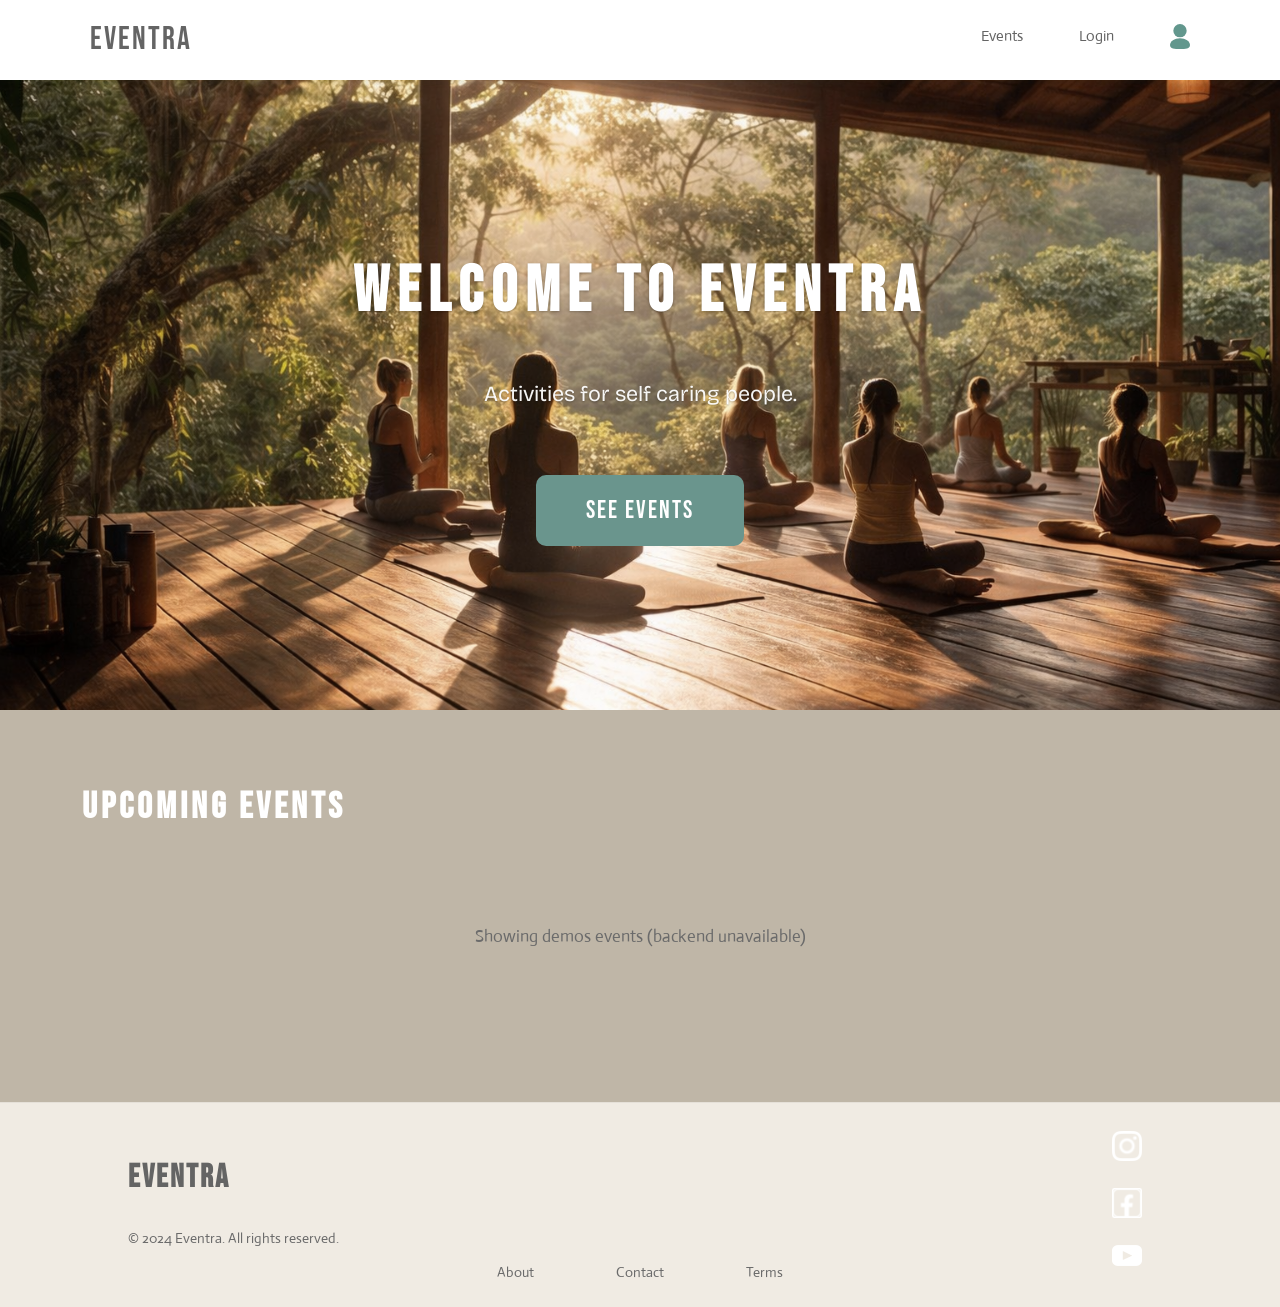
<file: index.html>
<!doctype html>
<html lang="en">
  <head>
    <meta charset="UTF-8" />
    <meta name="viewport" content="width=device-width, initial-scale=1.0" />
    <title>Eventera</title>
    <link rel="stylesheet" href="style.css" />
    <link rel="stylesheet" href="main.css" />
    <script src="loggaut.js" defer></script>
    <script type="module" src="./src/utils/auth.js" defer></script>
    <link rel="preconnect" href="https://fonts.googleapis.com" />
    <link rel="preconnect" href="https://fonts.gstatic.com" crossorigin />
    <link
      href="https://fonts.googleapis.com/css2?family=Actor&family=Bebas+Neue&family=Bricolage+Grotesque:opsz,wght@12..96,200..800&display=swap"
      rel="stylesheet"
    />
  </head>
  <body>
    <!-- HEADER -->
    <header class="site-header">
      <nav class="desktop">
        <a href="index.html" class="logo">Eventra</a>
        <ul class="nav-links">
          <li><a href="products.html">Events</a></li>
          <li><a class="loggautBtn" href="register.html">Login</a></li>
          <li>
            <a class="profilBtn"
              ><img src="images/profile.svg" alt="profile icon" width="20px"
            /></a>
          </li>
        </ul>
      </nav>
      <nav class="mobil">
        <a href="index.html" class="logo">Eventra</a>
        <div class="dropdown">
          <img src="images/meny.svg" alt="meny icon" />
          <ul class="dropdown-list">
            <li><a href="products.html">Events</a></li>
            <li><a class="loggautBtn" href="register.html">Login</a></li>
            <li><a class="profilBtn" >Profile</a></li>
          </ul>
        </div>
      </nav>
    </header>

    <!-- HERO (full width) -->
    <section class="hero">
      <h1>Welcome to Eventra</h1>
      <p>Activities for self caring people.</p>
      <button class="action-btn">See events</button>
    </section>

    <!-- MAIN CONTENT -->
    <main class="main-content">
      <h2>Upcoming events</h2>
      <div id="events"></div>
    </main>

    <!-- FOOTER -->
    <footer class="site-footer">
      <div class="footer-content">
        <h2>Eventra</h2>
        <p>&copy; 2024 Eventra. All rights reserved.</p>
        <div class="footer-links">
          <a href="about.html">About</a>
          <a href="contact.html">Contact</a>
          <a href="terms.html">Terms</a>
        </div>
        <div class="sociala">
          <a href="https://www.instagram.com/" target="_blank"
            ><img src="images/insta.svg" alt="instagram icon"
          /></a>
          <a href="https://www.facebook.com/" target="_blank"
            ><img src="images/facebook.svg" alt="facebook icon"
          /></a>
          <a href="https://www.youtube.com" target="_blank"
            ><img src="images/youtube.svg" alt="youtube icon"
          /></a>
        </div>
      </div>
    </footer>

    <!-- PAGE-SPECIFIC JAVASCRIPT -->
    <script type="module" src="./src/scripts/index.js"></script>
  </body>
</html>
</file>
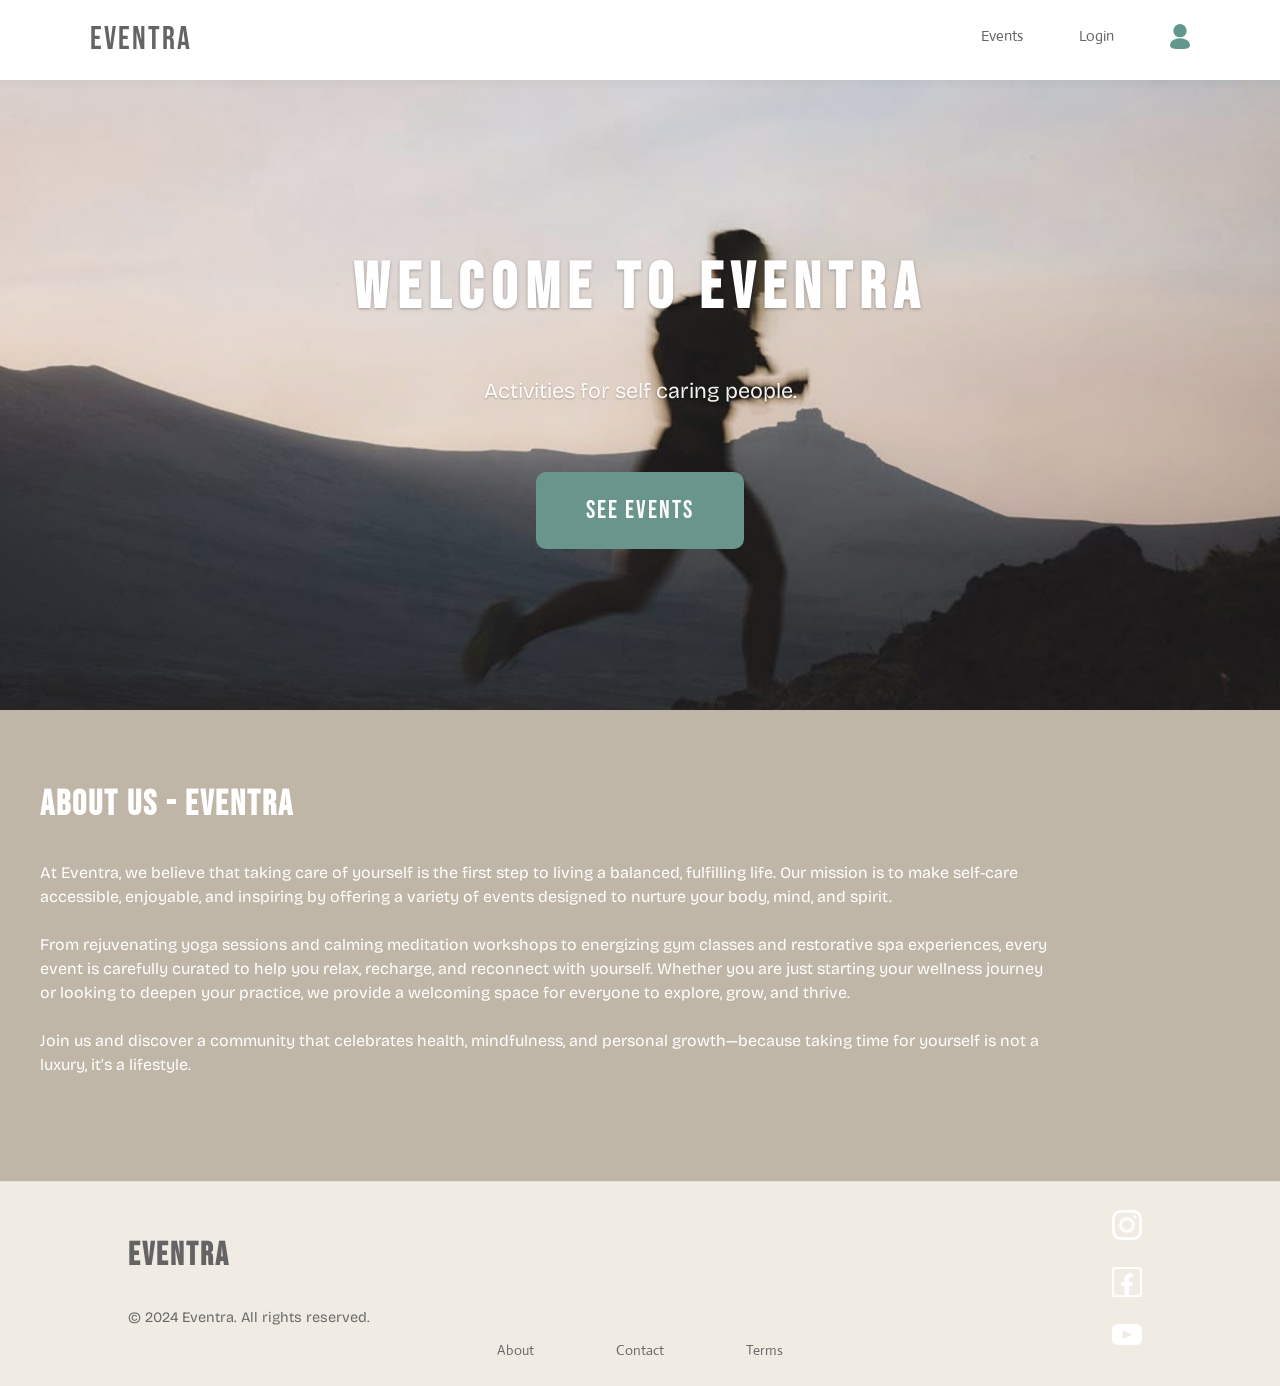
<file: about.html>
<!doctype html>
<html lang="en">
  <head>
    <meta charset="UTF-8" />
    <meta name="viewport" content="width=device-width, initial-scale=1.0" />
    <title>Eventera</title>
    <link rel="stylesheet" href="style.css" />
    <link rel="stylesheet" href="main.css" />
    <script src="loggaut.js" defer></script>
    <link rel="stylesheet" href="about.css" />
    <link rel="preconnect" href="https://fonts.googleapis.com" />
    <link rel="preconnect" href="https://fonts.gstatic.com" crossorigin />
    <link
      href="https://fonts.googleapis.com/css2?family=Actor&family=Bebas+Neue&family=Bricolage+Grotesque:opsz,wght@12..96,200..800&display=swap"
      rel="stylesheet"
    />
  </head>
  <body>
    <header class="site-header">
      <nav class="desktop">
        <a href="index.html" class="logo">Eventra</a>
        <ul class="nav-links">
          <li><a href="products.html">Events</a></li>
          <li><a class="loggautBtn" href="register.html">Login</a></li>
          <li>
            <a class="profilBtn"
              ><img src="images/profile.svg" alt="profile icon" width="20px"
            /></a>
          </li>
        </ul>
      </nav>
      <nav class="mobil">
        <a href="index.html" class="logo">Eventra</a>
        <div class="dropdown">
          <img src="images/meny.svg" alt="meny icon" />
          <ul class="dropdown-list">
            <li><a href="products.html">Events</a></li>
            <li><a class="loggautBtn" href="register.html">Login</a></li>
            <li><a class="profilBtn" >Profile</a></li>
          </ul>
        </div>
      </nav>
    </header>
    <section class="hero">
      <h1>Welcome to Eventra</h1>
      <p>Activities for self caring people.</p>
      <a href="products.html" class="action-btn">See events</a>
    </section>
    <main>
      <h2>About us - Eventra</h2>
      <p>
        At Eventra, we believe that taking care of yourself is the first step to
        living a balanced, fulfilling life. Our mission is to make self-care
        accessible, enjoyable, and inspiring by offering a variety of events
        designed to nurture your body, mind, and spirit. <br /><br />

        From rejuvenating yoga sessions and calming meditation workshops to
        energizing gym classes and restorative spa experiences, every event is
        carefully curated to help you relax, recharge, and reconnect with
        yourself. Whether you are just starting your wellness journey or looking
        to deepen your practice, we provide a welcoming space for everyone to
        explore, grow, and thrive. <br /><br />

        Join us and discover a community that celebrates health, mindfulness,
        and personal growth—because taking time for yourself is not a luxury,
        it’s a lifestyle.
      </p>
    </main>
    <footer class="site-footer">
      <div class="footer-content">
        <h2>Eventra</h2>
        <p>&copy; 2024 Eventra. All rights reserved.</p>
        <div class="footer-links">
          <a href="about.html">About</a>
          <a href="contact.html">Contact</a>
          <a href="terms.html">Terms</a>
        </div>
        <div class="sociala">
          <a href="https://www.instagram.com/" target="_blank"
            ><img src="images/insta.svg" alt="instagram icon"
          /></a>
          <a href="https://www.facebook.com/" target="_blank"
            ><img src="images/facebook.svg" alt="facebook icon"
          /></a>
          <a href="https://www.youtube.com" target="_blank"
            ><img src="images/youtube.svg" alt="youtube icon"
          /></a>
        </div>
      </div>
    </footer>
  </body>
</html>
</file>
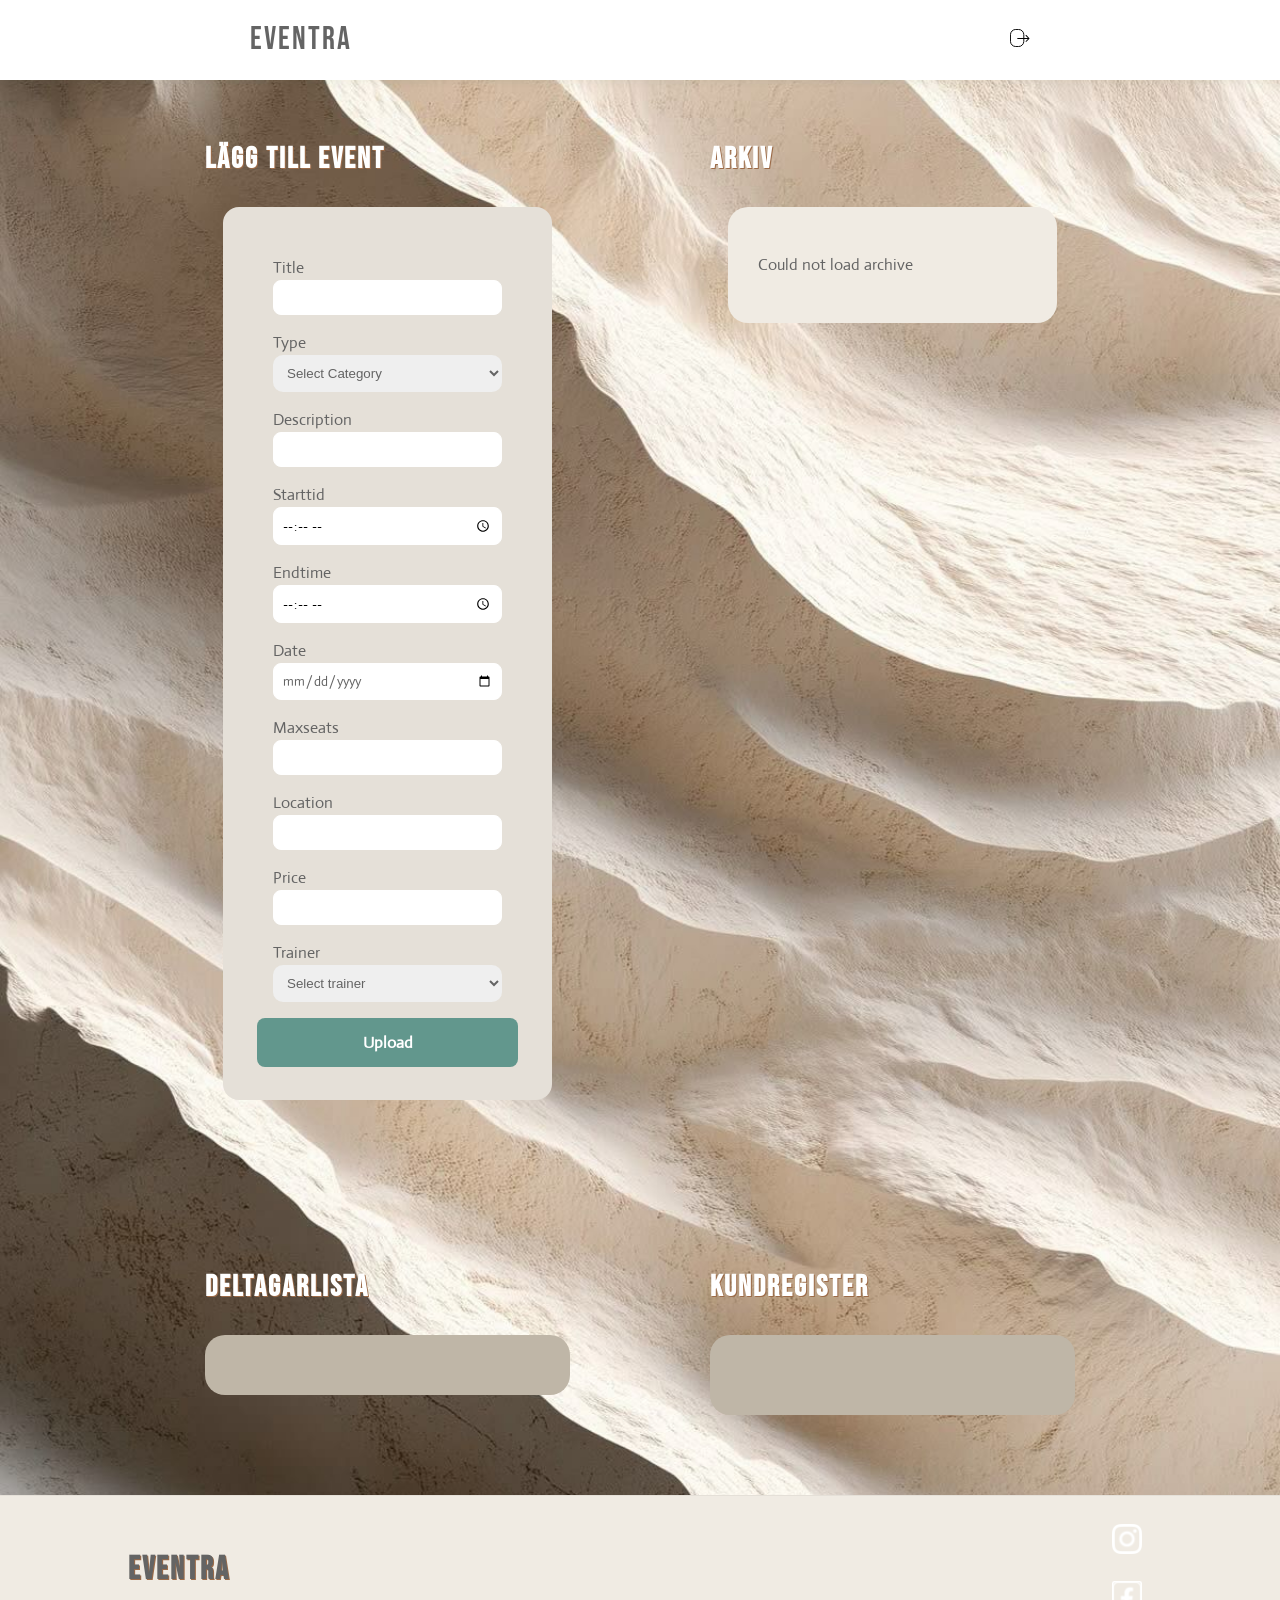
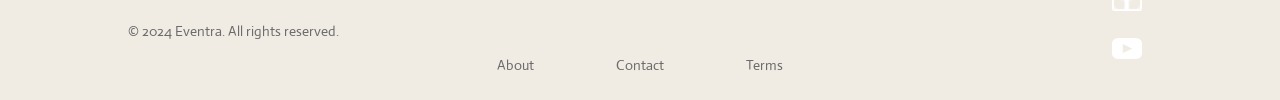
<file: admin.html>
<!doctype html>
<html lang="en">
  <head>
    <meta charset="UTF-8" />
    <meta name="viewport" content="width=device-width, initial-scale=1.0" />
    <title>Eventera</title>
    <link rel="stylesheet" href="style.css" />
    <link rel="stylesheet" href="main.css" />
    <link rel="stylesheet" href="admin.css" />
    <script type="module" src="./src/utils/auth.js" defer></script>
    <script type="module" src="./src/scripts/admin.js" defer></script>
    <link rel="preconnect" href="https://fonts.googleapis.com" />
    <link rel="preconnect" href="https://fonts.gstatic.com" crossorigin />
    <link
      href="https://fonts.googleapis.com/css2?family=Actor&family=Bebas+Neue&family=Bricolage+Grotesque:opsz,wght@12..96,200..800&display=swap"
      rel="stylesheet"
    />
  </head>
  <body>
    <!-- HEADER -->
    <header class="site-header">
      <nav class="admin">
        <a href="index.html" class="logo">Eventra</a>
        <a href="register.html"
          ><img src="images/log ut icon.svg" class="loggautBtn" alt="profile icon" width="20px"
        /></a>
      </nav>
    </header>

    <main class="admin-main">
      <div class="addEvent">
        <h2>Lägg till event</h2>
        <form class="admin-create-event">
          <div class="admin-form-row">
            <label for="title">Title</label>
            <input type="text" id="title" required />
          </div>
          <div class="admin-form-row">
            <label for="type">Type</label>
            <select id="type" required>
          <option value="">Select Category</option>
          </select>
          </div>
          <div class="admin-form-row">
            <label for="description">Description</label>
            <input type="text" id="description" required />
          </div>
          <div class="admin-form-row">
            <label for="starttime">Starttid</label>
            <input type="time" id="starttime" required />
          </div>
          <div class="admin-form-row">
            <label for="endtime">Endtime</label>
            <input type="time" id="endtime" required />
          </div>
          <div class="admin-form-row">
            <label for="date">Date</label>
            <input type="date" id="date" required />
          </div>
          <div class="admin-form-row">
            <label for="maxseats">Maxseats</label>
            <input type="number" id="maxseats" min="1" required />
          </div>
          <div class="admin-form-row">
            <label for="location">Location</label>
            <input type="text" id="location" required />
          </div>
          <div class="admin-form-row">
            <label for="price">Price</label>
            <input type="number" id="price" min="0" step="0.01" required />
          </div>
          <div class="admin-form-row">
            <label for="trainer">Trainer</label>
            <select id="trainer" required>
          <option value="">Select trainer</option>
          </select>
          </div>
          <button type="submit">Upload</button>
        </form>
      </div>

      <div class="archive">
        <h2>Arkiv</h2>
        <div class="archive-wrap"></div>
      </div>
      <div class="participants">
        <h2>Deltagarlista</h2>
        <div class="participants-wrap"></div>
      </div>

      <div class="customer-registry">
        <h2>Kundregister</h2>
        <div class="customer-registry-wrap"></div>
      </div>

    </main>

    <!-- FOOTER -->
    <footer class="site-footer">
      <div class="footer-content">
        <h2>Eventra</h2>
        <p>&copy; 2024 Eventra. All rights reserved.</p>
        <div class="footer-links">
          <a href="about.html">About</a>
          <a href="contact.html">Contact</a>
          <a href="terms.html">Terms</a>
        </div>
        <div class="sociala">
          <a href="https://www.instagram.com/" target="_blank"
            ><img src="images/insta.svg" alt="instagram icon"
          /></a>
          <a href="https://www.facebook.com/" target="_blank"
            ><img src="images/facebook.svg" alt="facebook icon"
          /></a>
          <a href="https://www.youtube.com" target="_blank"
            ><img src="images/youtube.svg" alt="youtube icon"
          /></a>
        </div>
      </div>
    </footer>
  </body>
</html>
</file>
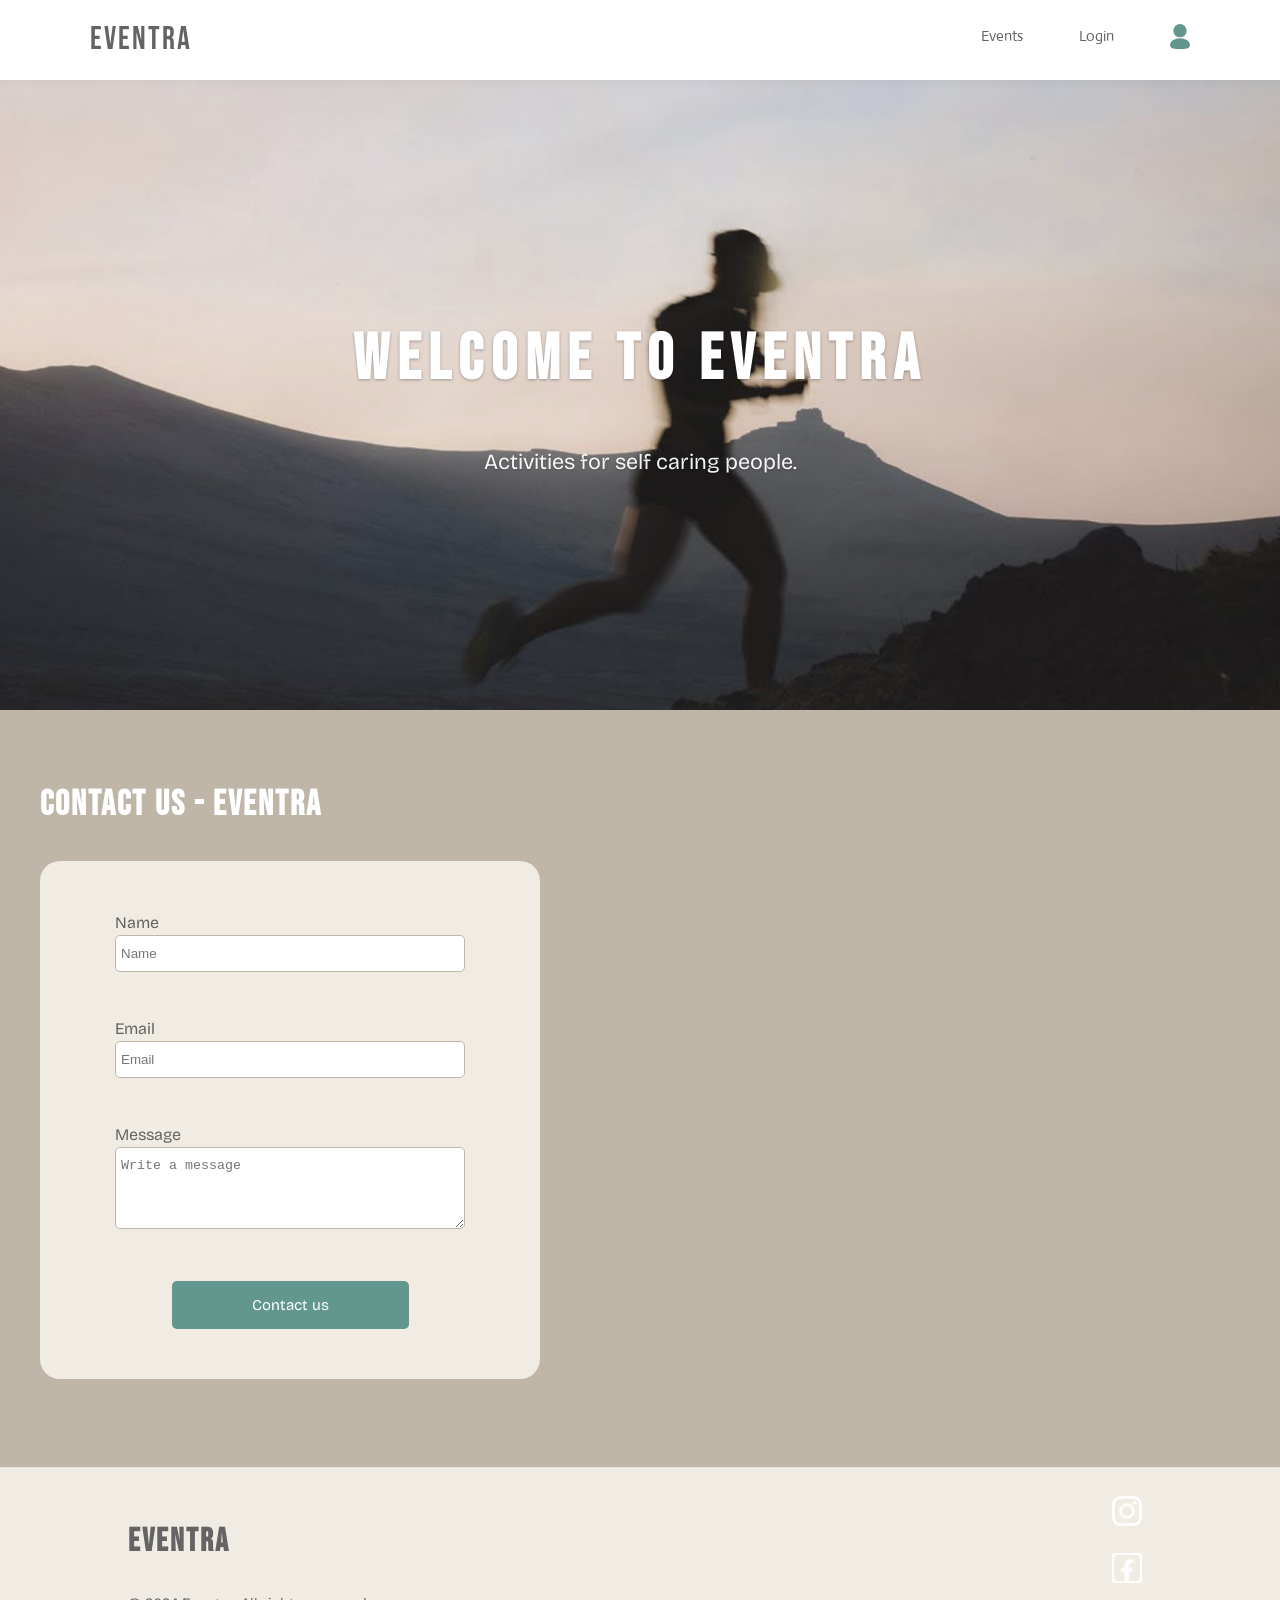
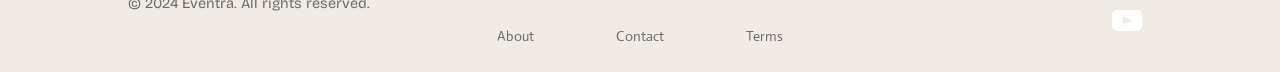
<file: contact.html>
<!doctype html>
<html lang="en">
    <head>
        <meta charset="UTF-8" />
        <meta name="viewport" content="width=device-width, initial-scale=1.0" />
        <title>Eventera</title>
        <link rel="stylesheet" href="style.css" />
        <link rel="stylesheet" href="main.css" />
        <link rel="stylesheet" href="about.css" />
        <script src="loggaut.js" defer></script>
        <script src="contact.js" defer></script>
        <link rel="preconnect" href="https://fonts.googleapis.com" />
        <link rel="preconnect" href="https://fonts.gstatic.com" crossorigin />
        <link
        href="https://fonts.googleapis.com/css2?family=Actor&family=Bebas+Neue&family=Bricolage+Grotesque:opsz,wght@12..96,200..800&display=swap"
        rel="stylesheet"
        />
    </head>
    <body>
        <header class="site-header">
        <nav class="desktop">
            <a href="index.html" class="logo">Eventra</a>
            <ul class="nav-links">
            <li><a href="products.html">Events</a></li>
            <li><a class="loggautBtn" href="register.html">Login</a></li>
            <li>
                <a class="profilBtn"
                ><img src="images/profile.svg" alt="profile icon" width="20px"
                /></a>
            </li>
            </ul>
        </nav>
        <nav class="mobil">
            <a href="index.html" class="logo">Eventra</a>
            <div class="dropdown">
            <img src="images/meny.svg" alt="meny icon" />
            <ul class="dropdown-list">
                <li><a href="products.html">Events</a></li>
                <li><a class="loggautBtn" href="register.html">Login</a></li>
                <li><a class="profilBtn" >Profile</a></li>
            </ul>
            </div>
        </nav>
        </header>
        <section class="hero">
        <h1>Welcome to Eventra</h1>
        <p>Activities for self caring people.</p>
        </section>
        <main>
            <h2>Contact us - Eventra</h2>
            <div class="contactForm">
                <label class="labeln" for="name">Name <br>
                    <input required class="nameContact" type="text" placeholder="Name">
                </label>
                <label class="labele" for="email">Email<br>
                    <input required class="emailContact" type="email" placeholder="Email">
                </label>
                <label class="labelm" for="message">Message<br>
                    <textarea required class="textarea" placeholder="Write a message" rows="4" cols="16" ></textarea>
                </label>
                <button class="submitContact">Contact us</button>
        </div>
        </main>
        <footer class="site-footer">
        <div class="footer-content">
            <h2>Eventra</h2>
            <p>&copy; 2024 Eventra. All rights reserved.</p>
            <div class="footer-links">
            <a href="about.html">About</a>
            <a href="contact.html">Contact</a>
            <a href="terms.html">Terms</a>
            </div>
            <div class="sociala">
            <a href="https://www.instagram.com/" target="_blank"
                ><img src="images/insta.svg" alt="instagram icon"
            /></a>
            <a href="https://www.facebook.com/" target="_blank"
                ><img src="images/facebook.svg" alt="facebook icon"
            /></a>
            <a href="https://www.youtube.com" target="_blank"
                ><img src="images/youtube.svg" alt="youtube icon"
            /></a>
            </div>
        </div>
        </footer>
    </body>
</html>
</file>
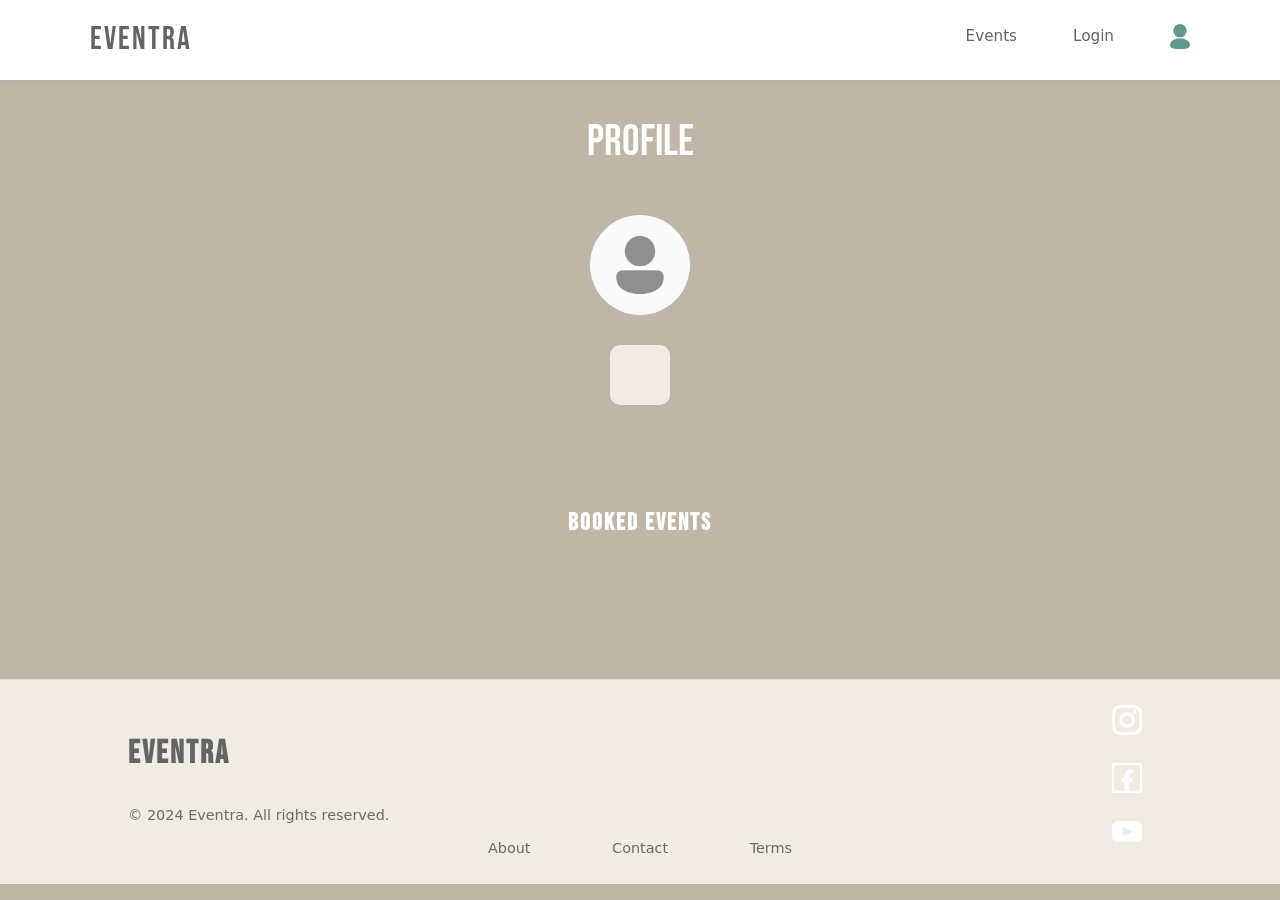
<file: customerprofile.html>
<!DOCTYPE html>
<html lang="en">
<head>
    <meta charset="UTF-8">
    <meta name="viewport" content="width=device-width, initial-scale=1.0">
    <title>Customer profile</title>
    <link rel="preconnect" href="https://fonts.googleapis.com">
    <link rel="preconnect" href="https://fonts.gstatic.com" crossorigin>
    <link href="https://fonts.googleapis.com/css2?family=Bebas+Neue&display=swap" rel="stylesheet">
    <link rel="stylesheet" href="main.css">
    <link rel="stylesheet" href="customerprofile.css">
    <script src="loggaut.js" defer></script>
    <script type="module" src="./src/scripts/index.js" defer></script>
    <script type="module" src="./src/utils/auth.js" defer></script>
    <script type="module" src="customerprofile.js" defer></script>
</head>
<body class="customer-profile-page">
    <header class="site-header">
        <nav class="desktop">
            <a href="index.html" class="logo">Eventra</a>
            <ul class="nav-links">
            <li><a href="products.html">Events</a></li>
            <li><a class="loggautBtn" href="register.html">Login</a></li>
            <li>
                <a class="profilBtn"
                ><img src="images/profile.svg" alt="profile icon" width="20px"
                /></a>
            </li>
            </ul>
        </nav>
        <nav class="mobil">
            <a href="index.html" class="logo">Eventra</a>
            <div class="dropdown">
            <img src="images/meny.svg" alt="meny icon" />
            <ul class="dropdown-list">
                <li><a href="products.html">Events</a></li>
                <li><a class="loggautBtn" href="register.html">Login</a></li>
                <li><a class="profilBtn" >Profile</a></li>
            </ul>
            </div>
        </nav>
        </header>
    <div class="container-customer-profile">
        <div class="profile-customer-profile">
            <h1 class="h1-customer-profile">PROFILE</h1>
            <img class="img-customer-profile" src="images/iconPROFILE.png" alt="icon pic">
            <div class="profile-info"></div>
        </div>
        <div class="booked-events-customer-profile">
            <h2 class="h2-customer-profile">Booked events</h2>
            <div class="booked-events-list"></div>
        </div>
    </div>
    <footer class="site-footer">
        <div class="footer-content">
            <h2>Eventra</h2>
            <p>&copy; 2024 Eventra. All rights reserved.</p>
            <div class="footer-links">
                <a href="about.html">About</a>
                <a href="contact.html">Contact</a>
                <a href="terms.html">Terms</a>
            </div>
            <div class="sociala">
                <a href="https://www.instagram.com/" target="_blank"><img src="images/insta.svg" alt="instagram icon"></a>
                <a href="https://www.facebook.com/" target="_blank"><img src="images/facebook.svg" alt="facebook icon"></a>
                <a href="https://www.youtube.com" target="_blank" ><img src="images/youtube.svg" alt="youtube icon"></a>
            </div>
        </div>
    </footer>
</body>
</html>
</file>
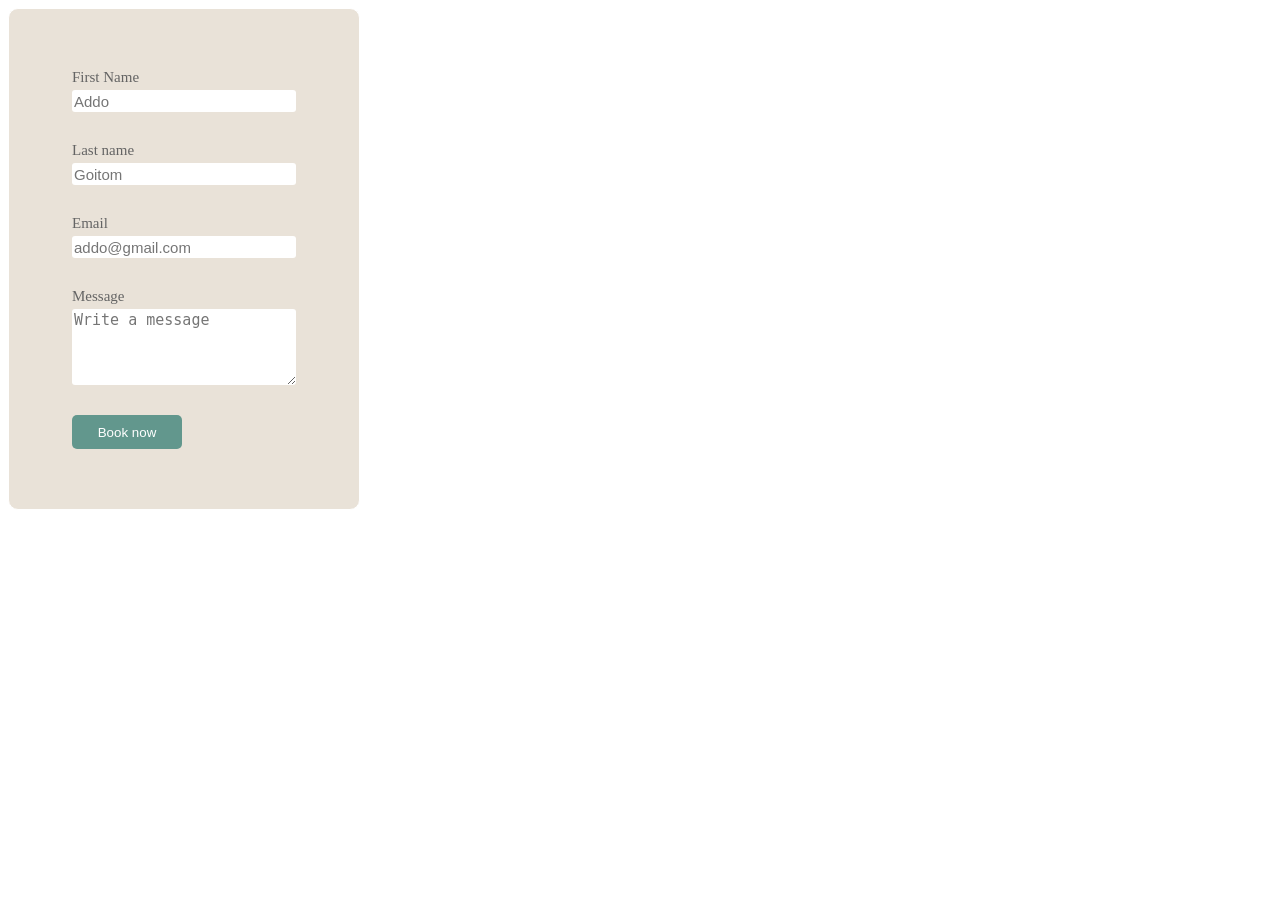
<file: form.html>
<!DOCTYPE html>
<html lang="en">
<head>
    <meta charset="UTF-8">
    <meta name="viewport" content="width=device-width, initial-scale=1.0">
    <title>Form</title>
    <link rel="stylesheet" href="form.css">
</head>
<body>
    <div class="form-container">
        <form class="form-component">
            <div class="input-component">
                <label class="label-form" for="firstname">First Name</label>
                <input class="input-form" type="text" id="firstname" placeholder="Addo"> 
            </div>
            <div class="input-component">
                <label class="label-form" for="lastname">Last name</label>
                <input class="input-form" type="text" id="lastname" placeholder="Goitom">
            </div>
            <div class="input-component">
                <label class="label-form" for="email">Email</label>
                <input class="input-form" type="text" id="email" placeholder="addo@gmail.com">
            </div>
            <div class="input-component">
                <label class="label-form" for="textarea">Message</label>
                <textarea class="textarea-form" name="textarea" id="textarea" placeholder="Write a message" rows="4" cols="16"></textarea>
            </div>
            <div class="button-component">
                <button class="button-form">Book now</button>
            </div>
        </form>
    </div>
</body>
</html>
</file>
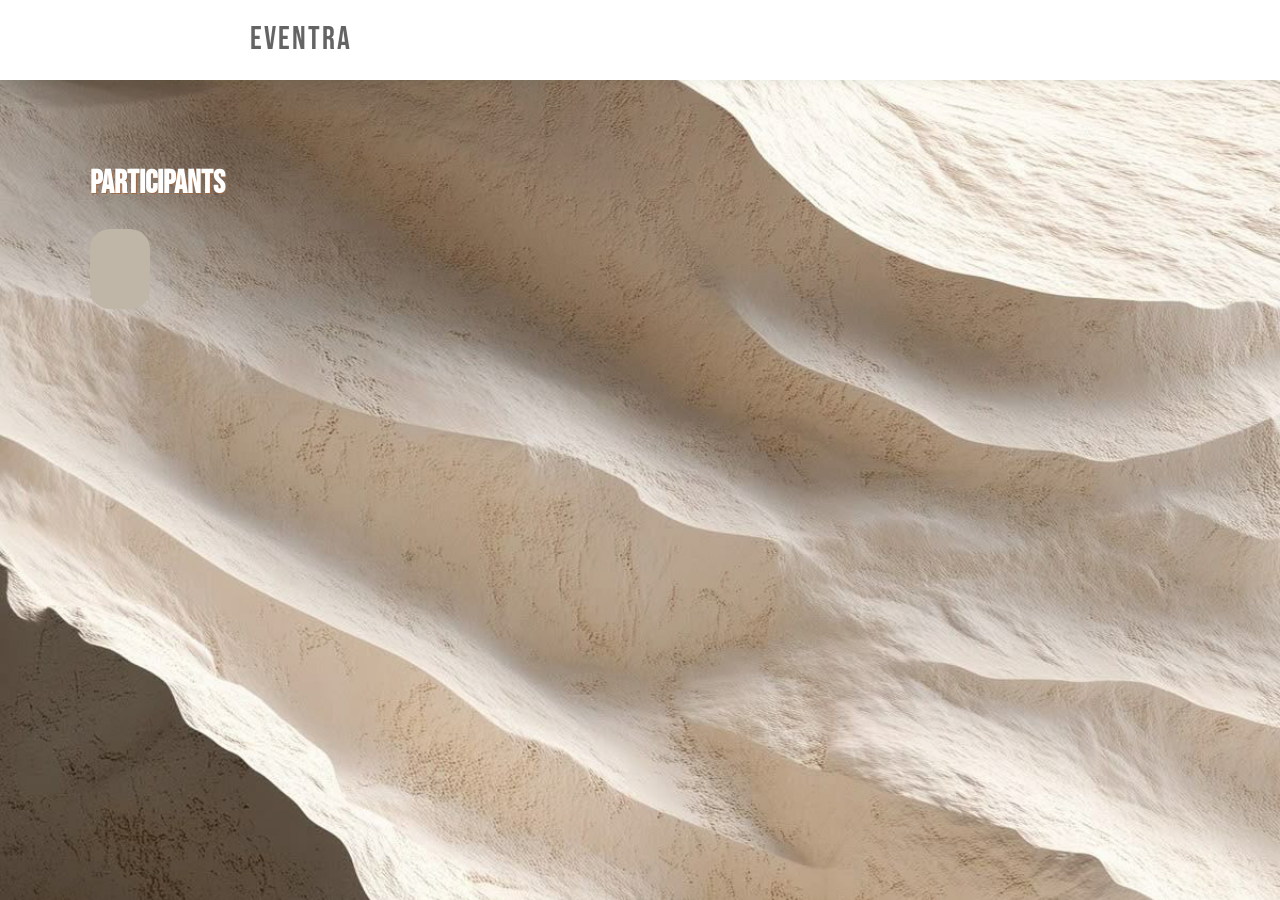
<file: participants.html>
<!doctype html>
<html lang="en">
  <head>
    <meta charset="UTF-8" />
    <meta name="viewport" content="width=device-width, initial-scale=1.0" />
    <title>Eventera</title>
    <link rel="stylesheet" href="style.css" />
    <link rel="stylesheet" href="main.css" />
    <link rel="stylesheet" href="admin.css" />
    <link rel="stylesheet" href="participants.css" />
    <script type="module" src="./src/scripts/admin.js" defer></script>
    <script type="module" src="participants.js" defer></script>
    <link rel="preconnect" href="https://fonts.googleapis.com" />
    <link rel="preconnect" href="https://fonts.gstatic.com" crossorigin />
    <link
      href="https://fonts.googleapis.com/css2?family=Actor&family=Bebas+Neue&family=Bricolage+Grotesque:opsz,wght@12..96,200..800&display=swap"
      rel="stylesheet"
    />
  </head>
  <body>
    <!-- HEADER -->
    <header class="site-header">
      <nav class="admin">
        <a href="index.html" class="logo">Eventra</a>
      </nav>
    </header>
    <main class="participantsDiv">
      <h1>Participants</h1>
      <div class="participantsLista"></div>
    </main>
  </body>
</html>
</file>
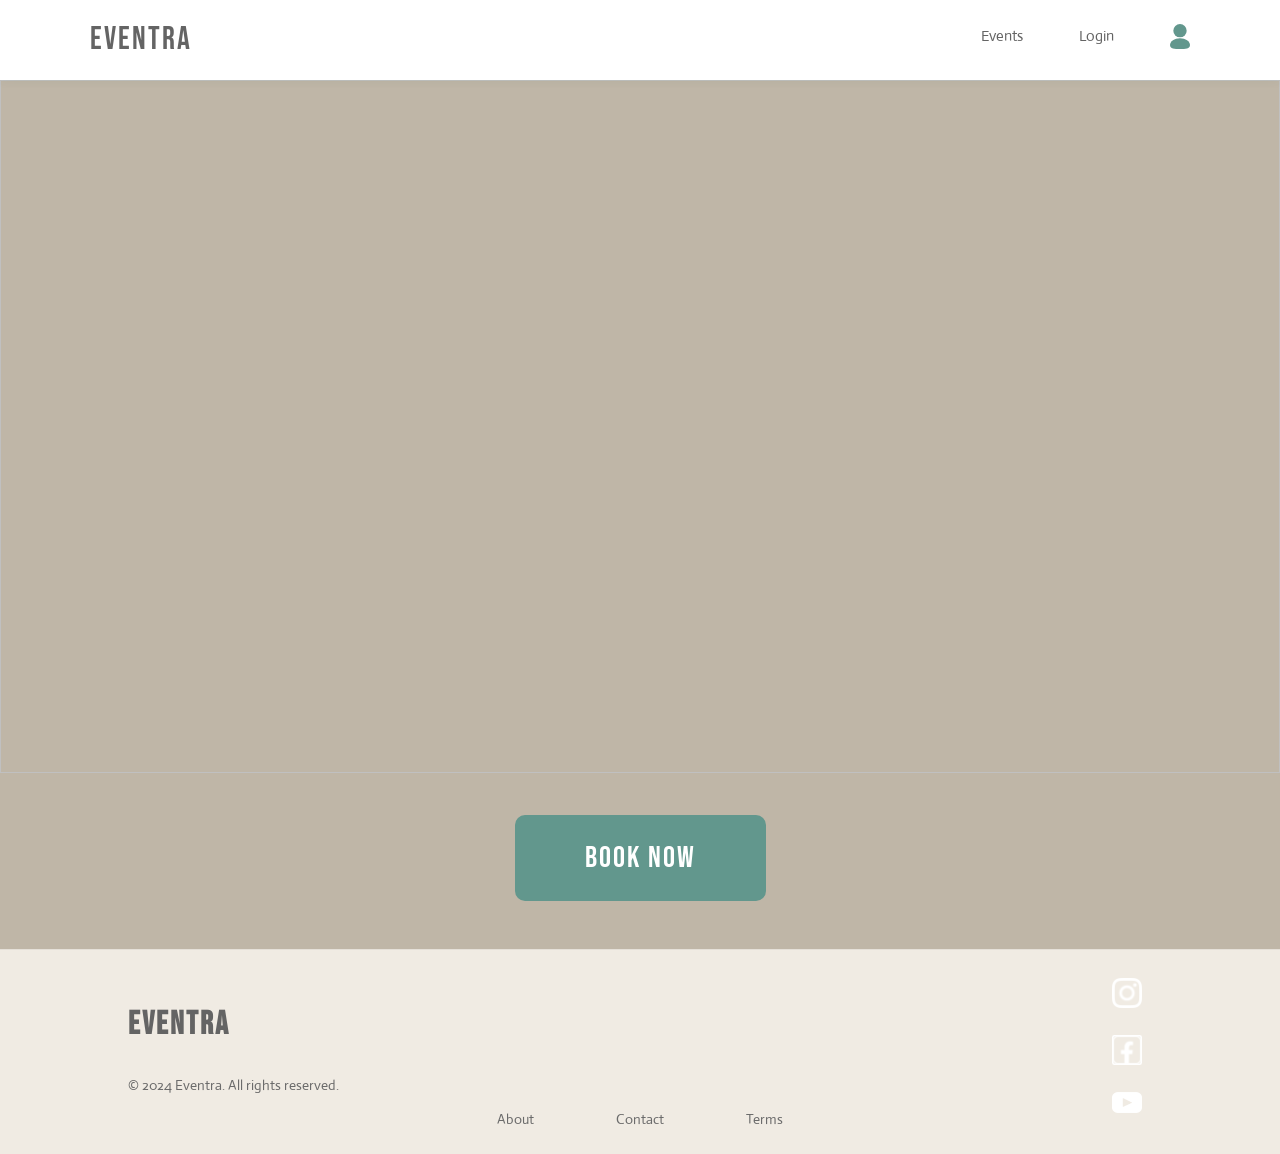
<file: product.html>
<!doctype html>
<html lang="en">
  <head>
    <meta charset="UTF-8" />
    <meta name="viewport" content="width=device-width, initial-scale=1.0" />
    <title>Eventra | event info</title>
    <link rel="stylesheet" href="style.css" />
    <link rel="stylesheet" href="main.css" />
    <link rel="stylesheet" href="products.css" />
    <link rel="stylesheet" href="product.css" />
    <link rel="stylesheet" href="form.css" />
    <script src="loggaut.js" defer></script>
    <script type="module" src="product.js" defer></script>
    <script src="./src/scripts/index.js" defer></script>
    <script type="module" src="./src/utils/auth.js" defer></script>
    <link rel="preconnect" href="https://fonts.googleapis.com" />
    <link rel="preconnect" href="https://fonts.gstatic.com" crossorigin />
    <link
      href="https://fonts.googleapis.com/css2?family=Actor&family=Bebas+Neue&family=Bricolage+Grotesque:opsz,wght@12..96,200..800&display=swap"
      rel="stylesheet"
    />
  </head>
  <body>
    <!-- HEADER -->
    <header class="site-header">
      <nav class="desktop">
        <a href="index.html" class="logo">Eventra</a>
        <ul class="nav-links">
          <li><a href="products.html">Events</a></li>
          <li><a class="loggautBtn" href="register.html">Login</a></li>
          <li>
            <a class="profilBtn"
              ><img src="images/profile.svg" alt="profile icon" width="20px"
            /></a>
          </li>
        </ul>
      </nav>
      <nav class="mobil">
        <a href="index.html" class="logo">Eventra</a>
        <div class="dropdown">
          <img src="images/meny.svg" alt="meny icon" />
          <ul class="dropdown-list">
            <li><a class="utgrått" href="products.html">Events</a></li>
            <li><a class="loggautBtn" href="register.html">Login</a></li>
            <li><a class="profilBtn" >Profile</a></li>
          </ul>
        </div>
      </nav>
    </header>

    <main>
      <img class="cover" />
      <div id="event-detail"></div>
      <div class="btnDiv">
        <button type="submit" class="bookNow forEach">Book now</button>
      </div>
      <div class="form-wrapper hidden"> 
          <div class="form-container">
              <button type="button" class="close-btn">×</button>
              <form class="form-component">
                  <div class="input-component">
                      <label class="label-form" for="firstname">First Name</label>
                      <input class="input-form" type="text" id="firstname" placeholder="Addo"/>
                  </div>
                  <div class="input-component">
                      <label class="label-form" for="lastname">Last name</label>
                      <input class="input-form" type="text" id="lastname" placeholder="Goitom"/>
                  </div>
                  <div class="input-component">
                      <label class="label-form" for="email">Email</label>
                      <input class="input-form" type="text" id="email" placeholder="addo@gmail.com"/>
                  </div>
                  <div class="input-component">
                      <label class="label-form" for="textarea">Message</label>
                      <textarea class="textarea-form" name="textarea" id="textarea" placeholder="Write a message" rows="4" cols="16"></textarea>
                  </div>
                  <div class="button-component">
                    <button class="button-form" id="sendBookingBtn" type="submit">Book now</button>
                  </div>
              </form>
          </div>
      </div>
      <!-- Confirmation box -->
        <div id="confirmationBox" class="hidden">
          <div class="confirmation-content">
            <button type="button" id="closeConfirm" class="confirmationCloseBtn">x</button>
            <p id="confirmationText"></p>          
          </div>
        </div>
    </main>

    <footer class="site-footer">
      <div class="footer-content">
        <h2>Eventra</h2>
        <p>&copy; 2024 Eventra. All rights reserved.</p>
        <div class="footer-links">
          <a href="about.html">About</a>
          <a href="contact.html">Contact</a>
          <a href="terms.html">Terms</a>
        </div>
        <div class="sociala">
          <a href="https://www.instagram.com/" target="_blank"
            ><img src="images/insta.svg" alt="instagram icon"
          /></a>
          <a href="https://www.facebook.com/" target="_blank"
            ><img src="images/facebook.svg" alt="facebook icon"
          /></a>
          <a href="https://www.youtube.com" target="_blank"
            ><img src="images/youtube.svg" alt="youtube icon"
          /></a>
        </div>
      </div>
    </footer>

    <script type="module" src="./src/scripts/index.js"></script>
  </body>
</html>
</file>
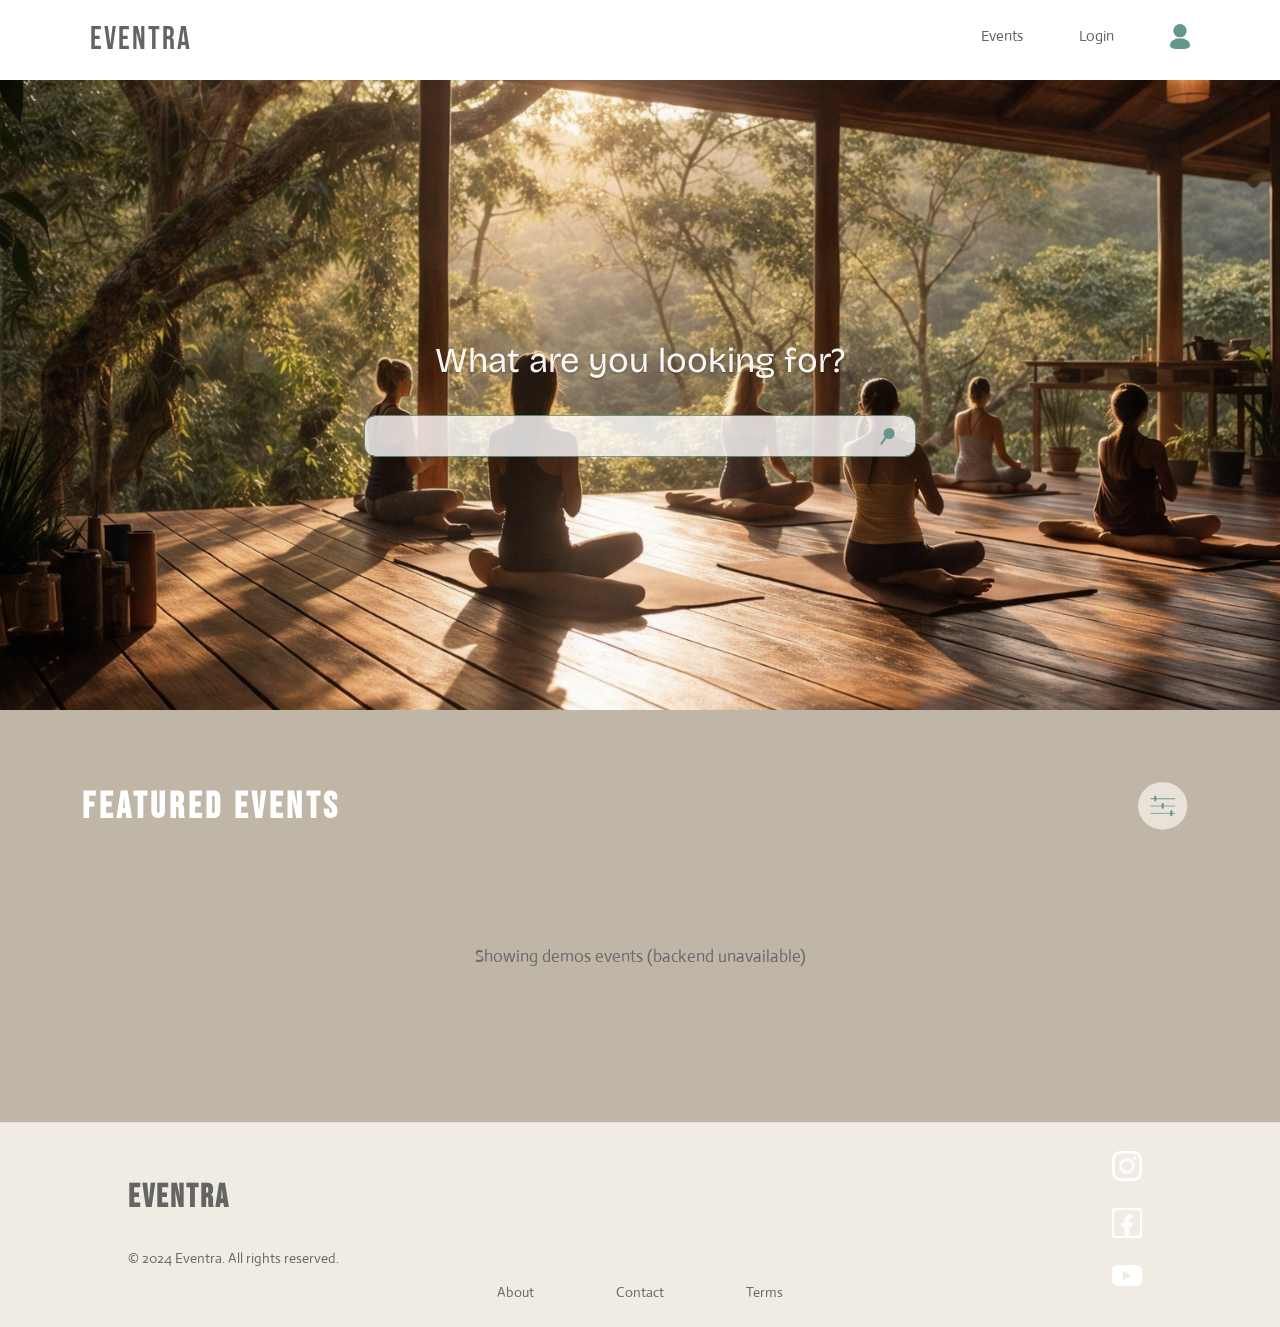
<file: products.html>
<!doctype html>
<html lang="en">
  <head>
    <meta charset="UTF-8" />
    <meta name="viewport" content="width=device-width, initial-scale=1.0" />
    <title>Eventra | events</title>
    <link rel="stylesheet" href="main.css" />
    <link rel="stylesheet" href="products.css" />
    <link rel="stylesheet" href="style.css" />
    <script src="loggaut.js" defer></script>
    <script type="module" src="products.js" defer></script>
    <link rel="preconnect" href="https://fonts.googleapis.com" />
    <link rel="preconnect" href="https://fonts.gstatic.com" crossorigin />
    <link
      href="https://fonts.googleapis.com/css2?family=Actor&family=Bebas+Neue&family=Bricolage+Grotesque:opsz,wght@12..96,200..800&display=swap"
      rel="stylesheet"
    />
  </head>
  <body>
    <!-- HEADER -->
    <header class="site-header">
      <nav class="desktop">
        <a href="index.html" class="logo">Eventra</a>
        <ul class="nav-links">
          <li><a href="products.html">Events</a></li>
          <li><a class="loggautBtn" href="register.html">Login</a></li>
          <li>
            <a class="profilBtn"
              ><img src="images/profile.svg" alt="profile icon" width="20px"
            /></a>
          </li>
        </ul>
      </nav>
      <nav class="mobil">
        <a href="index.html" class="logo">Eventra</a>
        <div class="dropdown">
          <img src="images/meny.svg" alt="meny icon" />
          <ul class="dropdown-list">
            <li><a class="utgrått" href="products.html">Events</a></li>
            <li><a class="loggautBtn" href="register.html">Login</a></li>
            <li><a class="profilBtn">Profile</a></li>
          </ul>
        </div>
      </nav>
    </header>

    <!-- MAIN CONTENT -->

    <section class="hero">
      <p>What are you looking for?</p>
      <div class="filtrera">
        <input class="search-bar" type="text" />
        <img
          class="absolute"
          src="images/search glass.svg"
          alt="search glass"
        />
      </div>
    </section>

    <main class="main-content">
      <div class="flex1">
        <h2>Featured events</h2>
        <div>
          <img class="iconFilter" src="images/filtrera.svg" alt="filter icon" />
        </div>
        <div class="filter-form desktop">
          <label for="date"
            >Date
            <input type="date" name="date" id="date" />
          </label>
          <label for="category"
            >Category
            <select name="kategory" id="category">
              <option value="all">All</option>
              <option value="gym">Gym</option>
              <option value="spa">Spa</option>
              <option value="yoga">Yoga</option>
              <option value="outdoor">Outdoor</option>
              <option value="pilates">Pilates</option>
              <option value="meditation">Meditation</option>
            </select>
          </label>
          <button class="submit">Submit</button>
        </div>
      </div>
      <div id="events"></div>
    </main>

    <!-- FOOTER -->
    <footer class="site-footer">
      <div class="footer-content">
        <h2>Eventra</h2>
        <p>&copy; 2024 Eventra. All rights reserved.</p>
        <div class="footer-links">
          <a href="about.html">About</a>
          <a href="contact.html">Contact</a>
          <a href="terms.html">Terms</a>
        </div>
        <div class="sociala">
          <a href="https://www.instagram.com/" target="_blank"
            ><img src="images/insta.svg" alt="instagram icon"
          /></a>
          <a href="https://www.facebook.com/" target="_blank"
            ><img src="images/facebook.svg" alt="facebook icon"
          /></a>
          <a href="https://www.youtube.com" target="_blank"
            ><img src="images/youtube.svg" alt="youtube icon"
          /></a>
        </div>
      </div>
    </footer>

    <script type="module" src="./src/scripts/index.js"></script>
  </body>
</html>
</file>
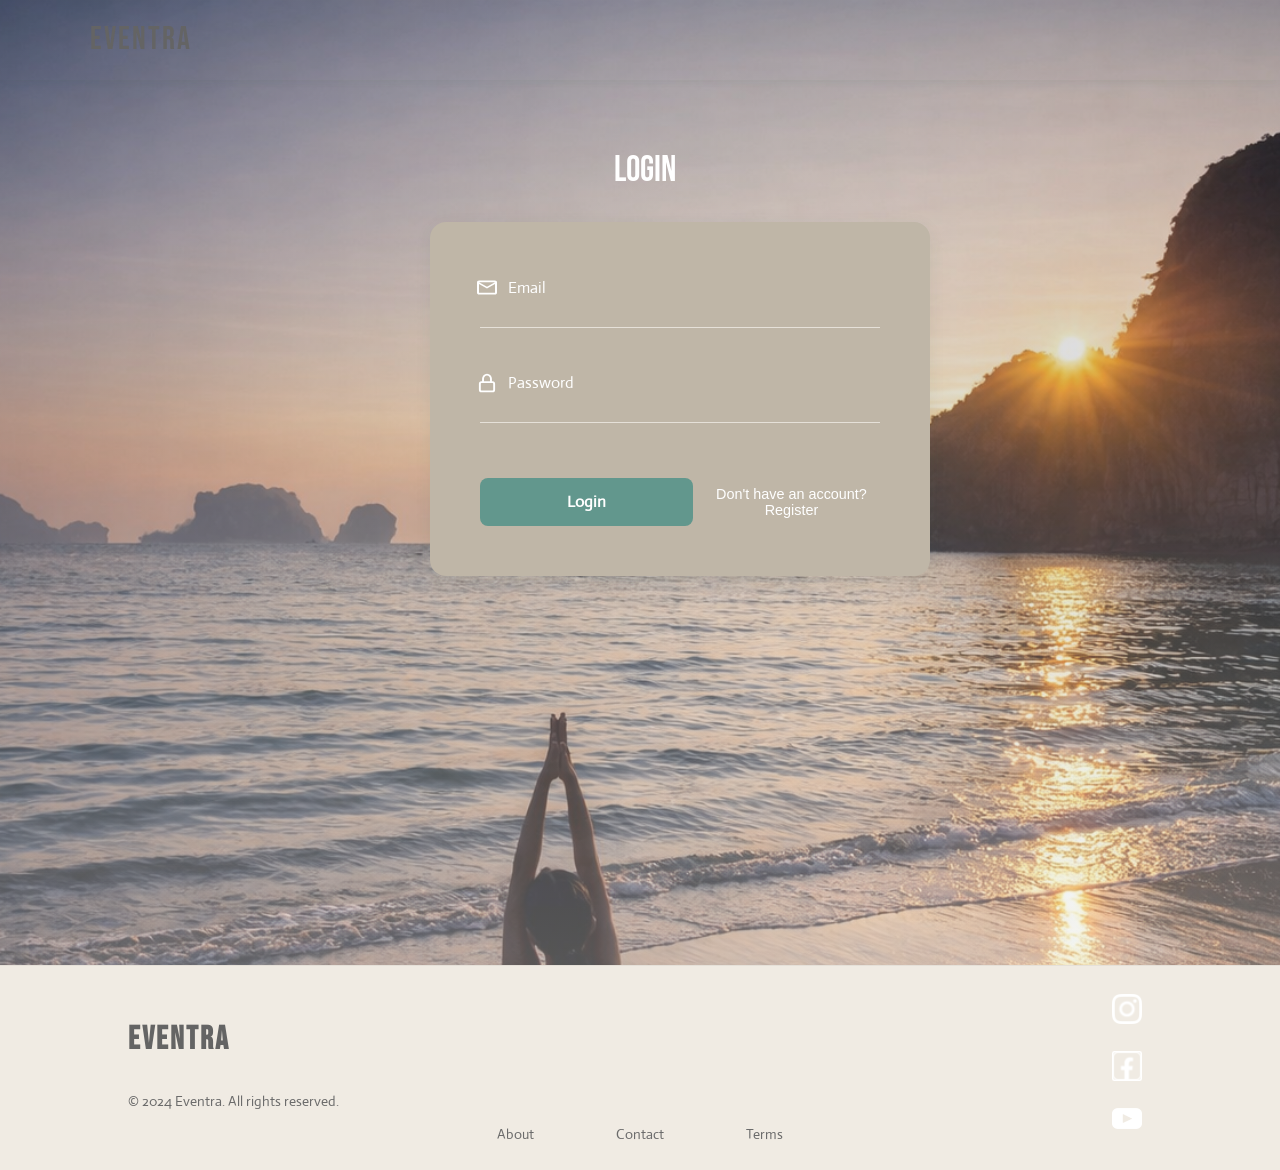
<file: register.html>
<!doctype html>
<html lang="en">
  <head>
    <meta charset="UTF-8" />
    <meta name="viewport" content="width=device-width, initial-scale=1.0" />
    <title>Eventera</title>
    <link rel="stylesheet" href="style.css" />
    <link rel="stylesheet" href="main.css" />
    <link rel="stylesheet" href="register.css" />
    <script type="module" src="loggaut.js" defer></script>
    <link rel="preconnect" href="https://fonts.googleapis.com" />
    <link rel="preconnect" href="https://fonts.gstatic.com" crossorigin />
    <link
      href="https://fonts.googleapis.com/css2?family=Actor&family=Bebas+Neue&family=Bricolage+Grotesque:opsz,wght@12..96,200..800&display=swap"
      rel="stylesheet"
    />
  </head>
  <body>
    <!-- HEADER -->
    <header class="site-header">
      <nav class="desktop">
        <a href="index.html" class="logo">Eventra</a>
      </nav>
      <nav class="mobil">
        <a href="index.html" class="logo">Eventra</a>
      </nav>
    </header>

    <!-- MAIN CONTENT -->
    <main class="main-content">
      <h1 id="formTitle">Login</h1>
      <div id="register-container" class="register-wrapper">
        <form id="registerForm" class="register-form">
          <!-- First + Last name wrapper -->
          <div id="nameFields" class="hidden">
            <div class="form-group">
              <div class="icon-wrapper">
                <img src="images/user.svg" alt="user Icon" class="form-icon" />
                <label for="fname">First Name</label>
              </div>
              <input type="text" id="fname" required />
            </div>

            <div class="form-group">
              <label class="labellname" for="lname">Last Name</label>
              <input type="text" id="lname" required />
            </div>
          </div>
          <div class="form-group">
            <div class="icon-wrapper">
              <img src="images/email.svg" alt="email Icon" class="form-icon" />
              <label for="email">Email</label>
            </div>
            <input type="email" class="login-input" id="email" required />
          </div>
          <div class="form-group">
            <div class="icon-wrapper">
              <img
                src="images/lock.svg"
                width="20px"
                height="20px"
                alt="lock Icon"
                class="form-icon"
              />
              <label for="password">Password</label>
            </div>
            <input type="password" class="login-input" id="password" required />
          </div>
          <div class="button-group">
            <button type="submit" id="loginBtn">Login</button>
            <button type="button" id="toggleBtn">
              Don't have an account? Register
            </button>
          </div>
        </form>
      </div>
    </main>

    <!-- FOOTER -->
    <footer class="site-footer">
      <div class="footer-content">
        <h2>Eventra</h2>
        <p>&copy; 2024 Eventra. All rights reserved.</p>
        <div class="footer-links">
          <a href="about.html">About</a>
          <a href="contact.html">Contact</a>
          <a href="terms.html">Terms</a>
        </div>
        <div class="sociala">
          <a href="https://www.instagram.com/" target="_blank"
            ><img src="images/insta.svg" alt="instagram icon"
          /></a>
          <a href="https://www.facebook.com/" target="_blank"
            ><img src="images/facebook.svg" alt="facebook icon"
          /></a>
          <a href="https://www.youtube.com" target="_blank"
            ><img src="images/youtube.svg" alt="youtube icon"
          /></a>
        </div>
      </div>
    </footer>
    <script type="module" src="./src/scripts/register.js"></script>
  </body>
</html>
</file>
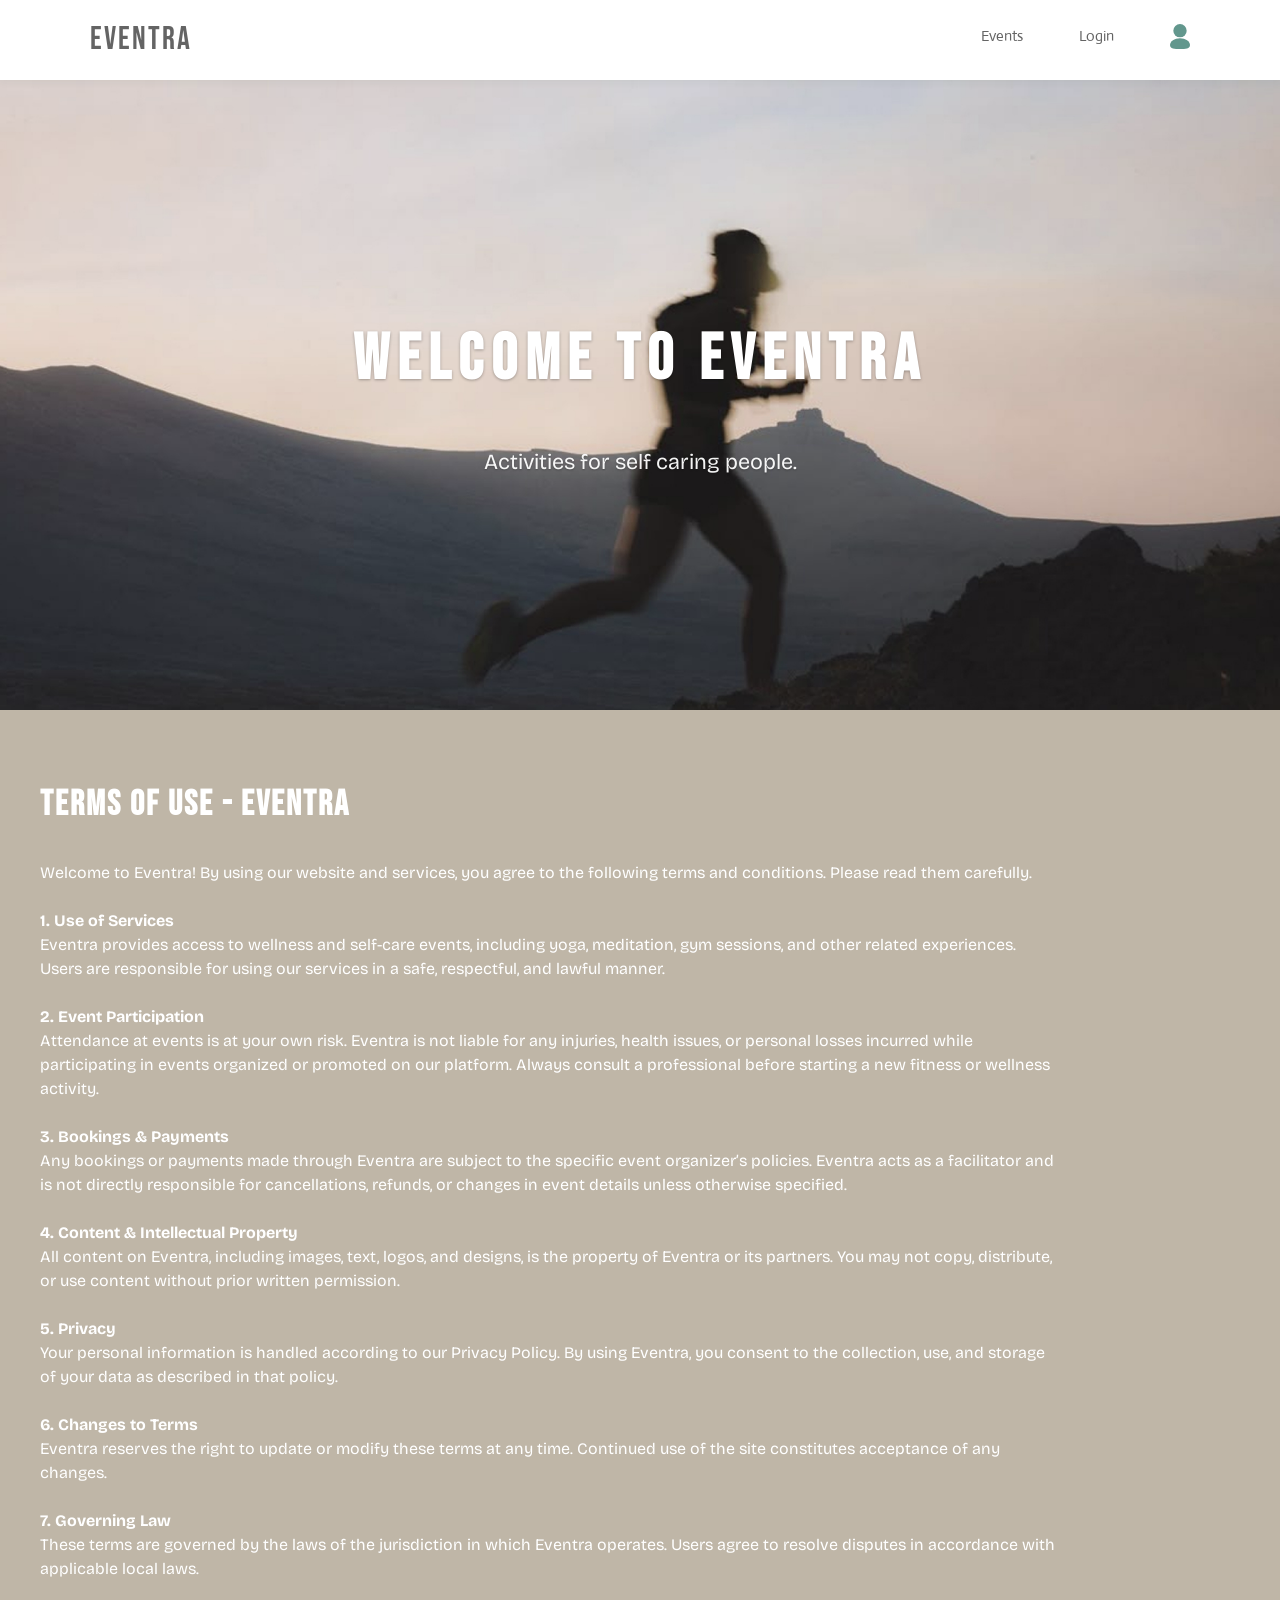
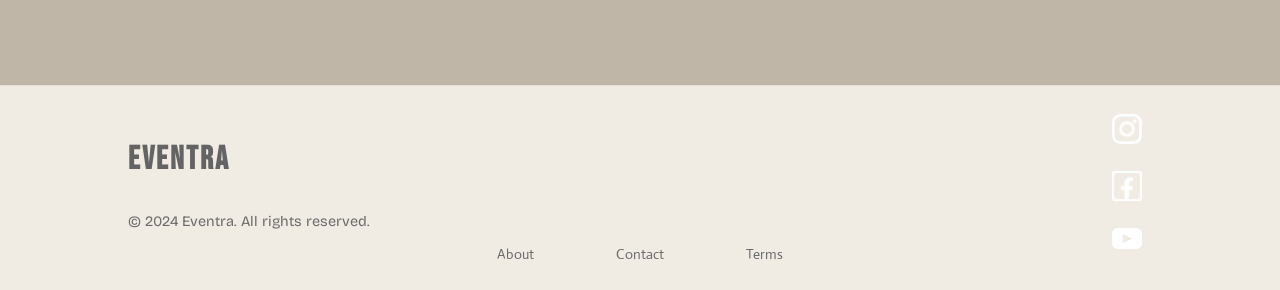
<file: terms.html>
<!doctype html>
<html lang="en">
  <head>
    <meta charset="UTF-8" />
    <meta name="viewport" content="width=device-width, initial-scale=1.0" />
    <title>Eventera</title>
    <link rel="stylesheet" href="style.css" />
    <link rel="stylesheet" href="main.css" />
    <link rel="stylesheet" href="about.css" />
    <script src="loggaut.js" defer></script>
    <link rel="preconnect" href="https://fonts.googleapis.com" />
    <link rel="preconnect" href="https://fonts.gstatic.com" crossorigin />
    <link
      href="https://fonts.googleapis.com/css2?family=Actor&family=Bebas+Neue&family=Bricolage+Grotesque:opsz,wght@12..96,200..800&display=swap"
      rel="stylesheet"
    />
  </head>
  <body>
    <header class="site-header">
      <nav class="desktop">
        <a href="index.html" class="logo">Eventra</a>
        <ul class="nav-links">
          <li><a href="products.html">Events</a></li>
          <li><a class="loggautBtn" href="register.html">Login</a></li>
          <li>
            <a class="profilBtn"
              ><img src="images/profile.svg" alt="profile icon" width="20px"
            /></a>
          </li>
        </ul>
      </nav>
      <nav class="mobil">
        <a href="index.html" class="logo">Eventra</a>
        <div class="dropdown">
          <img src="images/meny.svg" alt="meny icon" />
          <ul class="dropdown-list">
            <li><a href="products.html">Events</a></li>
            <li><a class="loggautBtn" href="register.html">Login</a></li>
            <li><a class="profilBtn" >Profile</a></li>
          </ul>
        </div>
      </nav>
    </header>
    <section class="hero">
      <h1>Welcome to Eventra</h1>
      <p>Activities for self caring people.</p>
    </section>
    <main>
      <h2>Terms of use - Eventra</h2>
      <p>
        Welcome to Eventra! By using our website and services, you agree to the following terms and conditions. Please read them carefully. <br> <br>
        <strong>1. Use of Services</strong>  <br>  Eventra provides access to wellness and self-care events, including yoga, meditation, gym sessions, and other related experiences. Users are responsible for using our services in a safe, respectful, and lawful manner. <br> <br>
        <strong>2. Event Participation</strong>  <br> Attendance at events is at your own risk. Eventra is not liable for any injuries, health issues, or personal losses incurred while participating in events organized or promoted on our platform. Always consult a professional before starting a new fitness or wellness activity. <br> <br>
        <strong>3. Bookings & Payments</strong> <br> Any bookings or payments made through Eventra are subject to the specific event organizer’s policies. Eventra acts as a facilitator and is not directly responsible for cancellations, refunds, or changes in event details unless otherwise specified. <br><br>
        <strong>4. Content & Intellectual Property</strong> <br> All content on Eventra, including images, text, logos, and designs, is the property of Eventra or its partners. You may not copy, distribute, or use content without prior written permission.  <br> <br>
        <strong>5. Privacy </strong><br> Your personal information is handled according to our Privacy Policy. By using Eventra, you consent to the collection, use, and storage of your data as described in that policy. <br> <br>
        <strong>6. Changes to Terms</strong> <br> Eventra reserves the right to update or modify these terms at any time. Continued use of the site constitutes acceptance of any changes. <br> <br>
        <strong>7. Governing Law</strong> <br> These terms are governed by the laws of the jurisdiction in which Eventra operates. Users agree to resolve disputes in accordance with applicable local laws.
      </p>
    </main>
    <footer class="site-footer">
      <div class="footer-content">
        <h2>Eventra</h2>
        <p>&copy; 2024 Eventra. All rights reserved.</p>
        <div class="footer-links">
          <a href="about.html">About</a>
          <a href="contact.html">Contact</a>
          <a href="terms.html">Terms</a>
        </div>
        <div class="sociala">
          <a href="https://www.instagram.com/" target="_blank"
            ><img src="images/insta.svg" alt="instagram icon"
          /></a>
          <a href="https://www.facebook.com/" target="_blank"
            ><img src="images/facebook.svg" alt="facebook icon"
          /></a>
          <a href="https://www.youtube.com" target="_blank"
            ><img src="images/youtube.svg" alt="youtube icon"
          /></a>
        </div>
      </div>
    </footer>
  </body>
</html>
</file>
<file: style.css>
:root {
  --font-heading: "Bebas Neue", sans-serif;
  --font-underRubrik: "Bricolage Grotesque", sans-serif;
  --font-body: "Actor", system-ui, sans-serif;
  --color-bg: #BFB6A7;
  --color-bg-alt: #f0ebe3;
  --color-surface: #ffffff;
  --color-primary: #62978D;
  --color-primary-hover: #78A89F;
  --color-accent: #9C6B48;
  --color-accent-hover: #d4b03a;
  --color-text: #646464;
  --color-text-muted: #6b6b6b;
  --color-border: #e5e0d8;
  --radius-sm: 8px;
  --radius-md: 12px;
  --radius-lg: 31px;
  --shadow-sm: 0 2px 8px rgba(45, 90, 61, 0.06);
  --shadow-md: 0 4px 16px rgba(45, 90, 61, 0.08);
  --shadow-hover: 0 8px 24px rgba(45, 90, 61, 0.12);
}


/* Main Content */
.main-content {
  padding: 2.5rem 2rem;
  max-width: 1200px;
  margin: 0 auto;
}

.main-content h2 {
  font-family: var(--font-heading);
  font-size: 2.3rem;
  padding-top: 30px;
  padding-left: 10px;
  color: white;
  margin: 0 0 1.5rem 0;
  letter-spacing: 4px;
}

/* Hero section (homepage) - full width, non-contained */
.hero {
  width: 100%;
  min-height: 70vh;
  display: flex;
  flex-direction: column;
  align-items: center;
  justify-content: center;
  gap: 30px;
  text-align: center;
  padding: 5rem 2rem;
  background-image:url("images/hero.png");
  filter: saturate(0.8);
  background-size: cover;
  background-position: center;
  color: #fff;
}
.action-btn{
  padding: 20px 50px;
  cursor: pointer;
  background-color: var(--color-primary);
  color: #ffffff;
  font-size: 25px;
  letter-spacing: 2px;
  border: 0px solid;
  border-radius: 10px;
  margin-top: 35px;
  font-family: 'Bebas Neue', 'sans-serif' ;
}
.action-btn:hover{
  background-color: #78A89F;
}

.hero h1 {
  font-family: var(--font-heading);
  font-size: 4rem;
  letter-spacing: 10px;
  margin: 0 0 0.5rem 0;
  letter-spacing: 8px;
  color: #fff;
  text-shadow: 0 1px 3px rgba(0, 0, 0, 0.3);
}

.hero p {
  margin: 0;
  font-family: var(--font-underRubrik);
  font-size: 1.35rem;
  color: rgba(255, 255, 255, 0.95);
  text-shadow: 0 1px 2px rgba(0, 0, 0, 0.25);
}

/* Products grid */
#events {
  display: grid;
  grid-template-columns: repeat(2,1fr);
  gap: 2.5rem;
}

.main-content h1{
  color: #ffffff;
}

.product-card {
  background: var(--color-surface);
  border-radius: var(--radius-md);
  overflow: hidden;
  box-shadow: var(--shadow-sm);
  transition: box-shadow 0.25s ease, transform 0.2s ease;
  display: flex;
  flex-direction: column;
}
.row{
  display: flex;
  justify-content: space-between;
}

.product-card:hover {
  box-shadow: var(--shadow-hover);
  transform: translateY(-2px);
}

.product-card__image {
  width: 100%;
  position: relative;
  aspect-ratio: 1;
  object-fit: cover;
  display: block;
  height: 200px;
  background: var(--color-bg-alt);
}

.product-card__image-placeholder {
  display: none;
}
.active{
  position: absolute;
  width: 100px;
  border-radius: 10px 0 30px 0;
  height: 45px;
  background: var(--color-accent);
  display: flex;
  letter-spacing: 2px;
  padding: 10px 10px;
  align-items:flex-start;
  justify-content: flex-start;
  font-family: var(--font-heading);
  font-size: 1.2rem;
  color: var(--color-border);
}

.product-card__body {
  padding: 1.25rem;
  display: flex;
  flex-direction: column;
  gap: 10px;
}

.product-card h3 {
  font-family: var(--font-heading);
  font-size: 1.5rem;
  letter-spacing: 2px;
  margin: 0 0 1.5rem 0;
  color: var(--color-text);
  line-height: 1.3;
}

.product-card__price {
  font-size: 1.75rem;
  font-family: var(--font-heading);
  color: var(--color-accent);
  margin: 0 0 0 0;
}
.product-card__date{
  font-size: 1.25rem;
  font-family: var(--font-underRubrik);
  color: var(--color-text);
  margin: 0 0 0 0;
}

.add-to-cart-btn {
  margin-top: auto;
  align-self: flex-end;
  background: var(--color-primary);
  color: white;
  border: none;
  padding: 0.95rem 1.5rem;
  border-radius: var(--radius-sm);
  font-family: var(--font-body);
  font-size: 1.2rem;
  cursor: pointer;
  transition: background 0.2s ease;
}

.add-to-cart-btn:hover {
  background: var(--color-primary-hover);
}

/* Loading / empty / error states */
#events > p {
  grid-column: 1 / -1;
  text-align: center;
  padding: 3rem 2rem;
  color: var(--color-text-muted);
  font-size: 1.05rem;
}

/* Register / Login forms */

.main-content h1 {
  text-align: center;
  font-family: var(--font-heading);
  font-size: 2.25rem;
  font-weight: 400;
  padding-left: 10px;
  color: white;
}



.register-wrapper,
.login-wrapper {
  max-width: 420px;
  margin: 0 auto;
}

.register-form {
  background: var(--color-bg);
  padding: 2rem;
  border-radius: var(--radius-lg);
  box-shadow: var(--shadow-md);
}

.form-group {
  display: flex;
  flex-direction: column;
  margin-bottom: 1.5rem;
} 

.form-group label {
  font: var(--font-underRubrik);
  font-weight: 400;
}

.form-group input {
  width: 100%;
  display: block;
  background: none;
  border: none;
  outline: none;
  border-bottom: 1px solid var(--color-border);
  padding: 6px 30px;
}

.register-form button[type="submit"],
.login-form button[type="submit"], 
.admin-create-event button[type="submit"] {
  width: 100%;
  background: var(--color-primary);
  color: white;
  border: none;
  padding: 0.85rem 1.5rem;
  border-radius: var(--radius-sm);
  font-family: var(--font-body);
  font-weight: 600;
  font-size: 1rem;
  cursor: pointer;
  transition: background 0.2s ease;
}

.register-form button[type="submit"]:hover,
.login-form button[type="submit"]:hover,
.admin-create-event button[type="submit"]:hover {
  background: var(--color-primary-hover);
}

/* Button group for Register/Login */
.button-group {
  display: flex;
  gap: 10px;
}

.button-group button {
  flex: 1; 
}

.form-icon {
  position: relative;
  right: 5px;
  top: 5px;
  width: 24px;
}

@media (max-width:700px) {
  .flex1 h2{
    font-size: 30px;
  }
  section.hero h1{
    font-size: 60px;
  }
  main.main-content h2{
    font-size: 30px;
  }
  img.product-card_image{
  }
  #events {
  grid-template-columns: 1fr;
  }
}
</file>
<file: main.css>
:root {
    --font-heading: "Bebas Neue", sans-serif;
    --font-underRubrik: "Bricolage Grotesque", sans-serif;
    --font-body: "Actor", system-ui, sans-serif;
    --color-bg: #BFB6A7;
    --color-bg-alt: #f0ebe3;
    --color-surface: #ffffff;
    --color-primary: #62978D;
    --color-primary-hover: #78A89F;
    --color-accent: #9C6B48;
    --color-accent-hover: #d4b03a;
    --color-text: #646464;
    --color-text-muted: #6b6b6b;
    --color-border: #e5e0d8;
    --radius-sm: 8px;
    --radius-md: 12px;
    --radius-lg: 16px;
    --shadow-sm: 0 2px 8px rgba(45, 90, 61, 0.06);
    --shadow-md: 0 4px 16px rgba(45, 90, 61, 0.08);
    --shadow-hover: 0 8px 24px rgba(45, 90, 61, 0.12);
}

nav.mobil{
    display: none;
}

* {
    box-sizing: border-box;
}

body {
    margin: 0;
    min-width: 320px;
    min-height: 100vh;
    font-family: var(--font-body);
    color: var(--color-surface);
    background-color: var(--color-bg);
    line-height: 1.5;
}

/* Header */
.site-header {
    background: var(--color-surface);
    padding: 1rem 0;
    box-shadow: var(--shadow-sm);
    position: sticky;
    top: 0;
    z-index: 100;
}

.site-header nav.desktop {
    display: flex;
    padding: 0px 50px;
    justify-content: space-between;
    align-items: center;
    max-width: 1200px;
    margin: 0 auto;
}

.logo {
    font-family: var(--font-heading);
    font-size: 2rem;
    color: var(--color-text);
    text-decoration: none;
    letter-spacing: 2px;
    transition: color 0.2s ease;
}

.logo:hover{
    color: var(--color-primary-hover);
}
.nav-links li a img {
    transition: 0.3;
}
.nav-links li a img:hover{
    filter: brightness(1.2);
}


.nav-links {
    display: flex;
    gap: 3.5rem;
    list-style: none;
    padding: 0;
    margin: 0;
}

.nav-links a {
    text-decoration: none;
    color: var(--color-text);
    font-size: 0.95rem;
    transition: color 0.2s ease;
}

.nav-links a:hover {
    color: var(--color-primary);
}


/* Footer */
.site-footer {
    background: var(--color-bg-alt);
    padding: 1.5rem 3rem;
    margin-top: 3rem;
    border-top: 1px solid var(--color-border);
}

.footer-content {
    max-width: 1200px;
    margin: 0 auto;
    display: flex;
    flex-direction: column;
    position: relative;
    justify-content: space-around;
    h2{
        color: var(--color-text);
        font-family: var(--font-heading);
        font-size: 2rem;
        letter-spacing: 2px;
        padding-left: 80px;
    }
    p{
        padding-left: 80px;
    }
}

.footer-content p {
    margin: 0 0 0.75rem 0;
    color: var(--color-text-muted);
    font-size: 0.9rem;
}

.footer-links {
    display: flex;
    gap: 5.1rem;
    justify-content: center;
}

.footer-links a {
    text-decoration: none;
    color: var(--color-text-muted);
    font-size: 0.9rem;
    transition: color 0.2s ease;
}

.footer-links a:hover {
    color: var(--color-primary);
}
.footer-content .sociala{
    position: absolute;
    display: flex;
    flex-direction: column;
    right: 90px;
    bottom: 10px;
    gap: 20px;
    img{
        width: 30px;
    }
}
@media (max-width:1100px) and (min-width:10px) {
    nav.mobil{
        display: flex;
        justify-content: space-between;
        position: relative;
    }
    a.logo{
        margin-left: 50px;
        font-size: 2rem;
    }
    nav div img{
        width: 22px;
        align-self: center;
        justify-self: center;
        margin-top: 14px;
        margin-right: 50px;
    }
    .site-header nav.desktop{
        display: none;
    }
    .dropdown-list{
        display:none;
        position: absolute;
        right: 0;
        top: 18px;
        background-color: #ffffff;
        padding: 20px 30px;
        a{
            text-decoration: none;
            color: #62978D;
            font-size: 20px;
            padding: 30px 80px;
            margin-top: 20px;
        }
    }
    
    .dropdown:hover{
        .dropdown-list{
            display: flex;
            flex-direction: column;
            gap: 30px;
        }
        cursor: pointer;
    }
}
@media (max-width:950px) {
    div.footer-content div.sociala{
        right: 0;
        top: 10px;
        a img{
            width: 25px;
        }
    }
    div.footer-content h2, .footer-content p{
        padding-left: 0px;
        margin-bottom: 40px;
    }
    
}
nav.admin {
    display: flex;
    justify-content: space-between;
    margin-right:50px;
}
@media (min-width:1100px){
    nav.admin{
        margin: 0 250px;
    }
}

nav.admin a img {
    margin-top: 0.8rem;

}
</file>
<file: about.css>
:root {
    --font-heading: "Bebas Neue", sans-serif;
    --font-underRubrik: "Bricolage Grotesque", sans-serif;
    --color-bg: #BFB6A7;
    --color-bg-alt: #f0ebe3;
    --color-primary: #62978D;
    --color-primary-hover: #78A89F;
    --color-accent: #9C6B48;
    --color-text: #646464;
}

.hero {
    width: 100%;
    min-height: 70vh;
    display: flex;
    flex-direction: column;
    align-items: center;
    justify-content: center;
    gap: 30px;
    text-align: center;
    padding: 5rem 2rem;
    background-image:url("images/image\ 20.jpg");
    filter: saturate(0.8);
    background-size: cover;
    background-position: center;
    color: #fff;
}

main{
    padding: 40px;
    max-width: 1100px;
    align-self: center;
    justify-self: center;
}
a{
    text-decoration: none;
}
h2{
    font-family: var(--font-heading);
    font-size: 35px;
    letter-spacing: 2px;
}

p{
    font-family: var(--font-underRubrik);
}


.contactForm{
    display: flex;
    flex-direction: column;
    align-items: center;
    justify-content: space-around;
    gap: 30px;
    background-color: var(--color-bg-alt);
    padding: 40px 30px;
    min-width: 200px;
    max-width: 500px;
    border-radius: 20px;
    
}
.labeln, .labele, .labelm{
    color: #646464;
    font-family: var(--font-underRubrik);
}
.nameContact, .emailContact, .textarea{
    padding: 5px 5px;
    width: 250px;
    border-radius: 5px;
    border: 1px solid var(--color-bg);
}

.submitContact{
    padding: 10px 50px;
    background-color: #62978D;
    border: none;
    border-radius: 5px;
    color: #fff;
    font-family: var(--font-underRubrik);
}
.submitContact:hover{
    cursor: pointer;
    background-color: #78A89F;
}

@media (min-width:1000px){
    .contactForm{
        padding: 50px 40px;
        gap: 45px;
        width: 600px;
        border-radius: 20px;
    }
    .nameContact, .emailContact, .textarea{
        padding: 10px 5px;
        border-radius: 5px;
        width: 350px;
        border: 1px solid var(--color-bg);
    }
    .submitContact{
        padding: 15px 80px;
        font-size: 15px;
    }
}
</file>
<file: admin.css>
/* Admin – simple white, tables, forms */

:root {
  --font-heading: "Bebas Neue", sans-serif;
  --font-underRubrik: "Bricolage Grotesque", sans-serif;
  --color-bg: #bfb6a7;
  --color-bg-alt: #f0ebe3;
  --color-surface: #ffffff;
  --color-primary: #62978d;
  --color-primary-hover: #78a89f;
  --color-accent: #9c6b48;
  --color-text: #646464;
}

body {
  background-image: url("images/bg-admin.jpg");
  background-repeat: no-repeat;
  background-position: center;
  background-size: cover;
}

.admin-main {
  display: flex;
  flex-direction: column;
  min-height: 100vh;
  align-items: center;
  justify-self: center;
  max-width: 720px;
  padding: 2rem;
  gap: 50px;
  width: fit-content;
}

.addEvent, .archive {
  display: flex;
  flex-direction: column;
  align-items: center;
  width: 85%;

}

.addEvent h2, h2 {
  font-family: var(--font-heading);
  text-shadow: 1px 1px var(--color-accent);
  align-self: flex-start;
  font-size: 30px;
  letter-spacing: 2px;
}

.admin-create-event {
  background-color: var(--color-border);
  color: var(--color-text);
  padding: 2.1rem;
  width: 90%;
  min-width: 300px;
  border-radius: var(--radius-lg);
}
label {
  display: block;
}

.admin-form-row {
  border-radius: var(--radius-md);
  margin: 1rem;
}

.admin-form-row input,
.admin-form-row textarea {
  width: 100%;
  padding: 0.5rem;
  border: 1px solid var(--color-surface);
  border-radius: var(--radius-sm);
  font-family: var(--font-body);
}

.participants {
  width: 80%;
  max-width: 650px;
  flex-direction: column;
  justify-content: center;
  align-items: center;
  h2 {
    align-self: flex-start;
    justify-self: flex-start;
    font-family: var(--font-heading);
    font-size: 30px;
    letter-spacing: 2px;
    text-shadow: 1px 1px var(--color-accent);
  }
}
.participants-wrap {
  background-color: var(--color-bg);
  padding: 30px;
  border-radius: 20px;
}
div.flex-row.p-btn {
  display: flex;
  justify-content: center;
  align-items: center;
}
.elementList {
  display: flex;
  align-items: space-between;
  justify-content: space-between;
  flex-direction: column;
  margin-bottom: 30px;
  border-radius: 10px;
  padding: 10px;
}
.seeEventInfo-Btn {
  width: 190px;
  cursor: pointer;
  padding: 10px 20px;
  border-radius: 7px;
  border: none;
  background-color: #62978d;
  color: #ffffff;
  font-family: var(--font-underRubrik);
  font-size: 15px;
}
.seeEventInfo-Btn:hover {
  background-color: #78a89f;
}

.participantsBtn {
  background-color: #62978d;
  color: #ffffff;
  cursor: pointer;
  text-decoration: none;
  border: none;
  border-radius: 5px;
  padding: 7px 10px;
  margin: 15px;
}
.participantsBtn:hover {
  background-color: #78a89f;
}

.participantsDiv {
  margin: 80px 90px;
  h1 {
    font-family: var(--font-heading);
    justify-self: center;
    text-shadow: 1px 1px var(--color-accent);
  }
}
.participantsLista {
  align-self: center;
  justify-self: center;
  background-color: var(--color-bg);
  border-radius: 20px;
  display: flex;
}
#type, #trainer{
  width: 100%;
  padding: 10px;
  border-radius: 10px;
  border: none;
  color: #646464;
}
#date{
  color: #646464;
}

.customer-registry{
  width: 80%;
}

.customer-registry-wrap{
  background-color: var(--color-bg);
  padding: 40px;
  border-radius: 20px;
  .elementUser{
    font-size: 13px;
    display: flex;
    flex-direction: column;
    gap: 0px;
  }
}
.flex-rowt{
  display: flex;
  flex-direction: row;
  justify-content: space-between;
  align-items: center;
  margin-bottom: 30px;

}
.roleElement{
  color: var(--color-primary);
  padding: 5px 10px;
  background-color: var(--color-bg);
  border: none;
  border-radius: 5px;

}

.editEventBtn {
  background-color: #9c6b48;
  color: #ffffff;
  cursor: pointer;
  text-decoration: none;
  border: none;
  border-radius: 5px;
  padding: 12px;
  margin: 18px;
}

.editEventBtn:hover {
  background-color: #b07a5c;
}
.flex-row{
  display: flex;
  align-items: center;
  justify-content: space-between;
  gap: 20px;
}
.deleteEventBtn{
    padding: 10px;
    border: none;
    border-radius: 5px;
    background-color: rgb(85, 48, 48);
    color: white;
}
.archive-wrap{
  background-color: var(--color-bg-alt);
  color: var(--color-text);
  padding: 30px;
  border-radius: 20px;
  width: 90%;
}
.customer-registry-wrap .elementUser{
    font-size:12px;
  }



@media (min-width:1200px){
  main.admin-main{
    flex-direction: row;
    flex-wrap: wrap;
    align-items: flex-start;
    justify-content: center;
    margin: 0;
    gap: 140px;
    max-width: none;
  }
  .addEvent, .participants, .customer-registry, .archive{
    width: 30%;
  }
  .customer-registry-wrap .elementUser{
    font-size: 20px;
  }
}
</file>
<file: customerprofile.css>
:root {
    --font-heading: "Bebas Neue", sans-serif;
    --font-underRubrik: "Bricolage Grotesque", sans-serif;
    --font-body: "Actor", system-ui, sans-serif;
    --color-bg: #BFB6A7;
    --color-bg-alt: #f0ebe3;
    --color-surface: #ffffff;
    --color-primary: #62978D;
    --color-primary-hover: #78A89F;
    --color-accent: #9C6B48;
    --color-accent-hover: #d4b03a;
    --color-text: #646464;
}

body {
    background-color: #BFB6A7;
    font-family: 'Bebas Neue';
}

.customer-profile-page h1 {
    color: white;
}

.container-customer-profile {
    display: flex;
    flex-direction: column;
    color: var(--color-text);
}

.button-edit-customer-profile {
    background-color: #62978D;
    color: white;
    border: none;
    width: 120px;
    height: 28px;
    border-radius: 5px;
    font-weight: 400;
    font-family: 'Bebas Neue';
    letter-spacing: 5%;
}

.button-logout-customer-profile {
    background-color: #62978D;
    color: white;
    border: none;
    width: 120px;
    height: 28px;
    border-radius: 5px;
    font-weight: 400;
    font-family: 'Bebas Neue';
    letter-spacing: 5%;
}

.profile-customer-profile {
    display: flex;
    flex-direction: column;
    align-items: center;
    gap: 30px;
}

.h1-customer-profile {
    color: white;
    font-size: 44px;
    font-weight: 400;
}
div.profile-info{
    background-color: var(--color-bg-alt);
    padding: 30px;
    border-radius: 10px;
    font-family: var(--font-body);
}

.img-customer-profile {
    width: 100px;
    height:100px;
    border-radius: 50px;
    margin-top: -20px;
}

.form-customer-profile {
    background-color: #E9E2D8;
    padding: 30px;
    border-radius: 20px;
    width: 250px;
    margin-top: 25px;
}

.form-customer-profile input {
    display: block;
    margin-bottom: 15px;
    width: 100%;
    height: 40px;
    border-radius: 5px;
    border: none;
    padding: 10px;
}

.form-customer-profile label {
   font-size: 13px;
   color: #646464;
}

.booked-events-customer-profile {
    text-align: center;
    margin-top: 80px;
    display: flex;
    flex-direction: column;
    align-items: center;
    margin-bottom: 70px;
}

.booked-events-list {
    display: flex;
    flex-direction: column;
    gap: 18px
}

.booked-events-items {
    width: 350px;
    height: 45px;
    background-color: #E9E2D8;
    padding: 10px;
    border-radius: 10px;
    display: flex;
    flex-direction: row;
    justify-content: space-around;
}

.h6-costumer-profile {
    display: flex;
    align-self: center;
    color: var(--color-text);
    font-family: 'Bebas Neue';
    font-size: 14px;
    letter-spacing: 5%;
}

.img-booked-events {
    width: 50px;
    height: 30px;
    display: flex;
    align-self: center;
}

.button-booked-events-items {
    width: 180px;
    height: 28px;
    display: flex;
    justify-content: center;
    align-self: center;
    align-items: center;
    background-color: #62978D;
    color: white;
    border: none;
    border-radius: 4px;
    font-size: 14px;
    font-family: 'Bebas Neue';
    letter-spacing: 7%;
}

ul.nav-links, ul.dropdown-list{
    font-family:var(--font-body) ;
}
ul.dropdown-list{
    font-family: var(--font-body);
}
.footer-content p, .footer-links{
    font-family: var(--font-body);
}
h2.h2-customer-profile{
    color: #ffffff;
    letter-spacing: 2px;
}
</file>
<file: form.css>
:root {
    --font-heading: "Bebas Neue", sans-serif;
    --font-underRubrik: "Bricolage Grotesque", sans-serif;
    --color-bg: #BFB6A7;
    --color-bg-alt: #f0ebe3;
    --color-surface: #ffffff;
    --color-primary: #62978D;
    --color-primary-hover: #78A89F;
    --color-accent: #9C6B48;
    --color-text: #646464;

}

.form-container{
    width: 330px;
    height: 500px;
    background-color: #E9E2D8;
    border-radius: 10px;
    display: block;
    margin-bottom: 10px;
    display: flex;
    flex-direction: column;
    justify-content: space-around;
    align-items: center;
    gap: 10px;
    border: 1px solid white;
}

.form-component {
    display: flex;
    flex-direction: column;
    gap: 20px;
}

.input-component {
    display: flex;
    flex-direction: column;
    gap: 4px;
}

.input-form {
    display: block;
    margin-bottom: 10px;
    width: 220px;
    height: 20px;
    border: none;
    border-radius: 3px;
    font-size: 15px;
    display: flex;
    flex-direction: column;
    justify-content: center;
}

.textarea-form {
    display: block;
    margin-bottom: 10px;
    width: 220px;
    border: none;
    border-radius: 3px;
    font-size: 8px;
}

.label-form {
    color: #646464;
    font-size: 15px;
}

.button-form {
    background-color: #62978D;
    border: none;
    color: white;
    width: 110px;
    height: 34px;
    border-radius: 5px;
}

#textarea{
    font-size: 15px;
}

@media (min-width:1100px){
    .form-container{
        width: 350px;
    }
}
</file>
<file: participants.css>
:root {
  --font-heading: "Bebas Neue", sans-serif;
  --font-underRubrik: "Bricolage Grotesque", sans-serif;
  --color-bg: #bfb6a7;
  --color-bg-alt: #f0ebe3;
  --color-surface: #ffffff;
  --color-primary: #62978d;
  --color-primary-hover: #78a89f;
  --color-accent: #9c6b48;
  --color-text: #646464;
}

.flex-row {
  display: flex;
  gap: 20px;
  justify-content: space-between;
  align-items: center;
}
.liParticipants {
  display: flex;
  flex-direction: column;
}
.participantsLista {
  padding: 40px 30px;
  width: fit-content;
  gap: 25px;
  display: flex;
  flex-direction: column;
}
.avboka {
  background-color: var(--color-primary);
  cursor: pointer;
  color: white;
  border: none;
  border-radius: 10px;
  padding: 10px 20px;
}
.avboka:hover {
  background-color: #78a89f;
}
</file>
<file: products.css>
:root {
    --font-heading: "Bebas Neue", sans-serif;
    --font-underRubrik: "Bricolage Grotesque", sans-serif;
    --color-bg: #BFB6A7;
    --color-bg-alt: #f0ebe3;
    --color-primary: #62978D;
    --color-primary-hover: #78A89F;
    --color-accent: #9C6B48;
    --color-text: #646464;

}

ul li a.utgrått{
    color: #a6c2bc;
}
.hero p{
    font-family: var(--font-underRubrik);
    font-size: 30px;
}

div.filtrera{
    display: flex;
    justify-content: space-around;
    position: relative;
    div.hidden{
        display: none;
    }
    .search-bar{
        width: 500px;
        text-align: center;
        text-justify: center;
        padding: 5px 0px;
        font-family: var(--font-underRubrik);
        color: #646464;
        border-radius: 10px;
        border: 0px;
        opacity: 0.8;
        outline: 1px solid var(--color-primary);
        height: 40px;
    }
    .search-bar:hover{
        opacity: 0.9;
    }
    img.absolute{
        position: absolute;
        right: 20px;
        top: 12px;
    }
    img.absolute:hover{
        filter: brightness(1.4);
    }
}

.main-content h2{
    font-family:'Bebas Neue', 'sans-serif'
}
.flex1{
    display: flex;
    justify-content: space-between;
    align-items: center;
    margin-bottom: 20px;
}

.main-content div div img.iconFilter{
    width: 50px;
    margin-top: 10px;
    margin-right: 20px;
    cursor: pointer;
    position: relative;
}
.main-content div div img.iconFilter:hover{
    filter: brightness(1.1);
}
div.filter-form{
    position: absolute;
    width: 50%;
    border-radius: 20px;
    background-color: var(--color-bg-alt);
    color: var(--color-primary);
    display: flex;
    flex-direction: column;
    gap: 20px;
    font-family: var(--font-underRubrik);
    padding: 30px 50px;
    .submit{
        padding: 10px 10px ;
        cursor: pointer;
        border-radius: 8px;
        border: 1px solid;
        background-color: #62978D;
        font-family: var(--font-underRubrik);
        color: #f0ebe3;
    }
    .submit:hover{
        background-color: #78A89F;
    }
    #category, #date{
        border: 1px solid #78A89F;
        width: 90%;
        padding: 5px 5px;
        border-radius: 5px;
        color: #646464;
    }
}
.main-content div.flex1 div.filter-form{
    top: 800px;
    height: fit-content;
    width: fit-content;
    right: 100px;
    z-index: 1;
}

.flex{
    display: flex;
    flex-direction: column;
    justify-content: space-between;
    align-items: flex-start;
    padding: 0;
    position: relative;
}
div.desktop{
    display: none;
}

div.desktop.active{
    display: flex;
}
button.add-to-cart-btn{
    font-size: 19px;
    padding-left: 20px;
}

@media (max-width:800px) {
    div.filtrera .search-bar{
        width: 350px;
    }
    div.desktop{
        padding: 25px 40px;
        width: 73%;
    }
    button.add-to-cart-btn{
        font-size: 14px;
    }
    
}
@media (min-width:1200px) {
    div.desktop{
        right: 100px;
        top: 300px;
        padding: 25px 40px;
    }
    section.hero p{
        font-size: 35px;
    }
    div.filtrera .search-bar{
        width: 550px;
    }
    div.filter-form{
        width: 350px;
    }
}
</file>
<file: product.css>
:root {
    --font-heading: "Bebas Neue", sans-serif;
    --font-underRubrik: "Bricolage Grotesque", sans-serif;
    --color-bg: #BFB6A7;
    --color-bg-alt: #f0ebe3;
    --color-primary: #62978D;
    --color-primary-hover: #78A89F;
    --color-accent: #9C6B48;
    --color-text: #646464;
}
.main{
    display: flex;
    flex-direction: column;
    justify-content: center;
    align-items: center;
}
.add-to-cart-btn {
  align-self: center;

}

.cover{
    width: 100%;
    object-fit: cover;
    min-height: 77vh;
    max-height:79vh ;
    margin-bottom: 0;
}
#event-detail{
    margin-top: 0;
    display: flex;
    align-items: center;
    justify-content: space-between;
    flex-direction: column;
    justify-self: center;
    width: 80%;
    background-color:var(--color-bg-alt) ;
    color: var(--color-text);
    border-bottom-right-radius: 30px;
    border-bottom-left-radius: 30px;
}
.heroInfo{
    display: flex;
    padding: 0 30px;
    flex-direction: column;
    align-items: center;
    justify-content: center;
    position: absolute;
    top: 100px;
    font-family: var(--font-heading);
    color: #f0ebe3;
    text-shadow:2px 2px 1px var(--color-accent) ;
    h1{
        font-size: 50px;
        letter-spacing: 8px;
        text-align: center;
    }
    button{
        font-family: var(--font-heading);
        font-size: 25px;
        letter-spacing: 2px;
    }
}
.rowInfo{
    display: flex;
    gap: 40px;
    font-size: 50px;
}

.eventInfo{
    margin-top: 0;
    display: flex;
    flex-direction: column;
    justify-content: space-between;
    padding: 30px;
    border-bottom-right-radius: 30px;
    border-bottom-left-radius: 30px;
}
.trainer{
    display: flex;
    align-items: center;
    font-family: var(--font-heading);
    gap: 20px;
    letter-spacing: 2px;
    img{
        width: 50px;
        height: 50px;
        border-radius: 50%;
    }
}
.sistaRad{
    display: flex;
    justify-content: space-between;
    font-family: var(--font-heading);
    font-size: 19px;
}
.platser{
    display: flex;
    gap: 10px;
    img{
        width: 20px;
    }
}
.btnDiv{
    display: flex;
    justify-content: center;
    align-items: center;
}
.bookNow{
    padding: 20px 50px;
    cursor: pointer;
    background-color: var(--color-primary);
    color: #ffffff;
    font-size: 25px;
    letter-spacing: 2px;
    border: 0px solid;
    border-radius: 10px;
    margin-top: 35px;
    font-family: 'Bebas Neue', 'sans-serif' ;
}
.bookNow:hover{
    background-color: #78A89F;
}

.hidden {
    display: none !important;
}

.form-wrapper {
    position: fixed;
    top: 0;
    left: 0;
    width: 100%;
    height: 100%;
    display: flex;
    justify-content: center;
    align-items: center;
    background-color: rgba(0, 0, 0, 0.5);
    z-index: 1000;
}

.form-container {
    position: relative;
    background: white;
    padding: 30px;
    border-radius: 20px;
    width: 90%;
    max-width: 400px;
    box-shadow: 0 10px 30px rgba(0,0,0,0.2);
    animation: popIn 0.3s ease;
}

.close-btn {
    position: absolute;
    top: 10px;
    right: 15px;   
    border: none;
    font-size: 20px;
    cursor: pointer;
    color: #333;
    width: 35px;
    height: 35px;
    border-radius: 50%;
    background: #f0ebe3;
    display: flex;
    align-items: center;
    justify-content: center;
}

.close-btn:hover {
    color: var(--color-primary);
}

/*confirmation box */
#confirmationBox {
    position: fixed;
    top: 50%;
    left: 50%;
    transform: translate(-50%, -50%);
    min-width: 300px;
    max-width: 500px;
    min-height: 400px;
    background-color: #E9E2D8;
    border: 2px solid #BFB6A7;
    color: #646464;
    border-radius: 20px;
    padding: 30px;
    display: flex;
    flex-direction: column;
    justify-content: space-around;
    align-items: center;
    font-family: var(--font-underRubrik);
    z-index: 1001;

}

.confirmation-content {
    justify-self: center;
    align-self: center;
}


#closeConfirm {
    position: absolute;
    top: 10px;
    right: 15px;   
    border: none;
    font-size: 20px;
    cursor: pointer;
    color: #333;
    width: 35px;
    height: 35px;
    border-radius: 50%;
    background: #f0ebe3;
    display: flex;
    align-items: center;
    justify-content: center;
}



.disabled-btn {
    background-color: grey;
    cursor: not-allowed;
    opacity: 0.9;
}

@keyframes popIn {
    from {
        transform: scale(0.8);
        opacity: 0;
    }
    to {
        transform: scale(1);
        opacity: 1;
    }
}

.edit-form-container {
    top: 0;
    left: 0;
    width: 100%;
    height: 100%;
    display: flex;
    flex-direction: column;
    justify-content: center;
    align-items: center;
    background-color: rgba(0, 0, 0, 0.5);
    z-index: 1000;
}

.admin-create-event {
    background-color: var(--color-bg);
    padding: 30px;
    border-radius: 20px;
    width: 90%;
    max-width: 400px;
    box-shadow: 0 10px 30px rgba(0,0,0,0.2);
    display: flex;
    flex-direction: column;
    gap: 20px;
}

#closeEditModal {
    position: relative;
    align-self: flex-end; 
    border: none;
    font-size: 20px;
    cursor: pointer;
    color: #333;
    width: 35px;
    height: 35px;
    border-radius: 50%;
    background: #f0ebe3;
    display: flex;
    align-items: center;
    justify-content: center;
}



@media (min-width:1200px) {
    .heroInfo{
        .rowInfo{
            font-size: 70px;
        }
        h1{
            font-size: 80px;
        }
        button{
            padding: 20px 30px;
            font-size: 23px;
        }
    }
    .eventInfo{
        padding: 70px;
        p{
            font-size:24px ;
        }
        .trainer{
            font-size: 24px;
            img{
                width: 50px;
                height: 50px;
            }
        }
        .sistaRad{
            font-size: 30px;
        }
    }
    .bookNow{
        padding: 25px 70px;
        font-size: 30px;
    }
}
</file>
<file: register.css>
body {
    display: flex;
    flex-direction: column;
    height: 130vh;
    background-image: linear-gradient(
    rgba(34, 30, 30, 0.2),
    rgba(255, 255, 255, 0.4)
    ),
    url("images/sunset.png");
    background-size: cover;
    background-position: center;color: #fff;
}

.logo {
    color: var(--color-text);
}


#registerForm{
    display: flex;
    flex-direction: column;
}
nav, .site-header {
    background-color: transparent;
}

main {
    flex: 1;
}

.labellname{
    margin-left: 25px;
}
input#fname,input#lname,input#email,input#password  {
    color: #fff;
}

.hidden {
  display: none;
}

.form-group {
  margin-bottom: 10px;
}

.button-group {
  margin-top: 15px;
}

#toggleBtn {
  background: none;
  border: none;
  color: #fff;
  cursor: pointer;
  font-size: 0.9em;
}



footer {
    width: 100%;
}
@media (min-width:1000px) {
    #registerForm{
        gap: 30px;
        padding: 50px 50px;
        width: 500px;
        justify-self: center;
    }
    .labellname{
        margin-top: 20px;
    }
}
</file>
